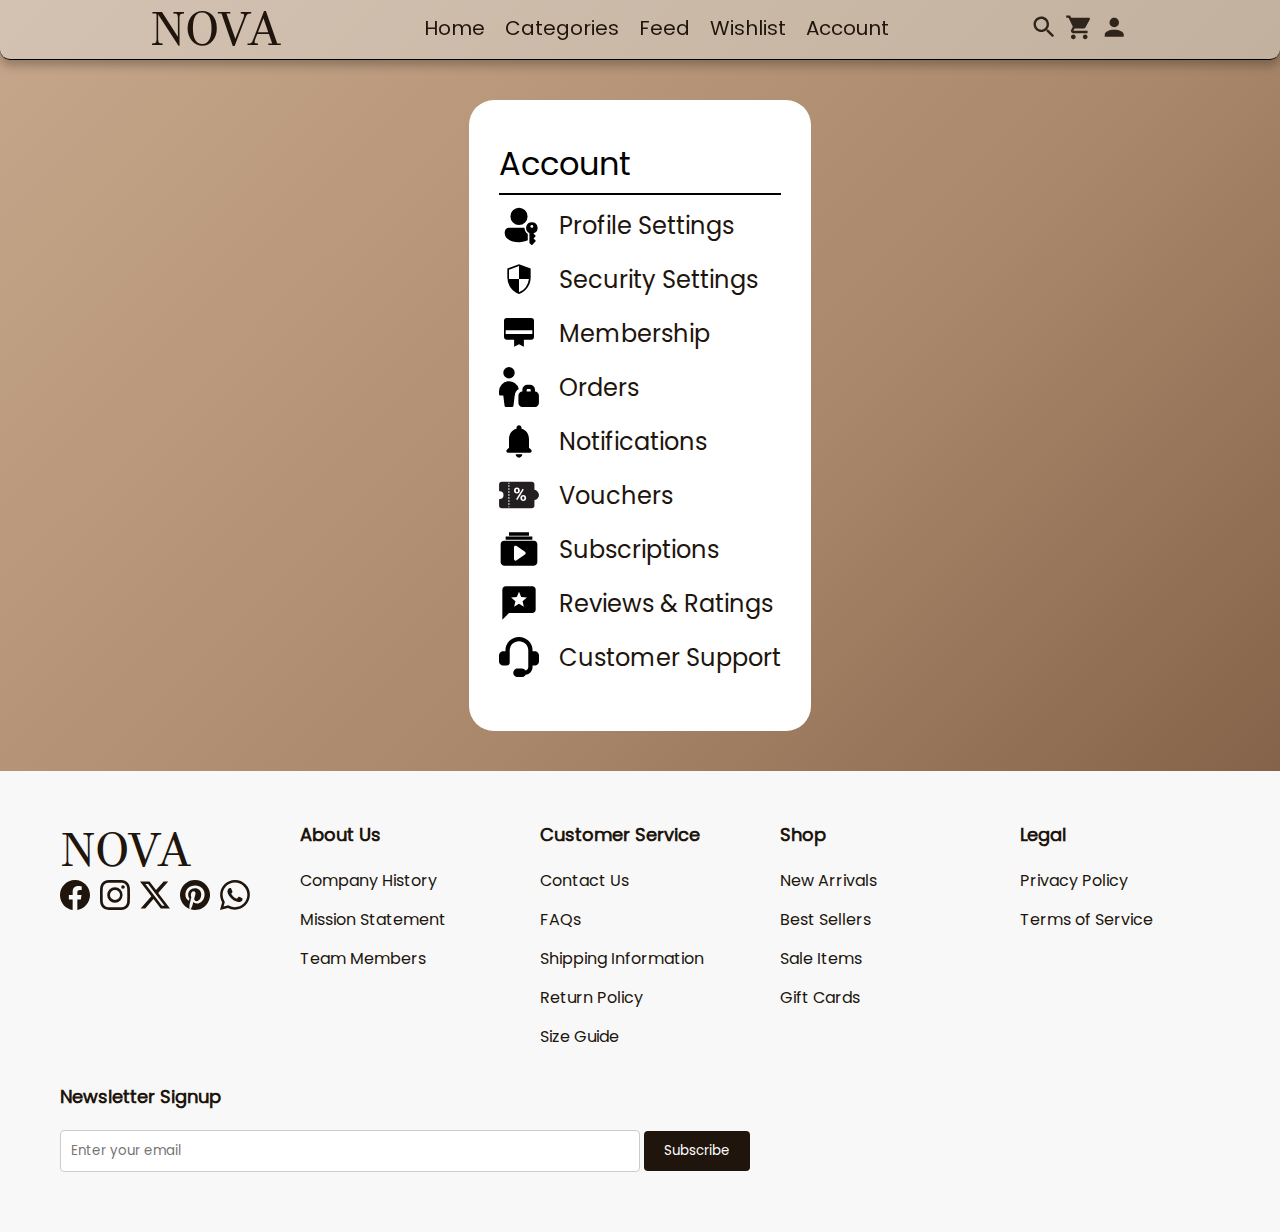
<file: account.html>
<!DOCTYPE html>
<html lang="en">
<head>
    <meta charset="UTF-8">
    <meta name="viewport" content="width=device-width, initial-scale=1.0">
    <title>Account</title>

    <link rel="stylesheet" href="https://fonts.googleapis.com/css2?family=Material+Symbols+Outlined:opsz,wght,FILL,GRAD@20..48,100..700,0..1,-50..200" />
    <link rel="stylesheet" href="index.css">

</head>
<body class="account-body">
    <section class="desktop-header" id="desktopnav">
        <div class="desktop-header-container">
            <div class="logo-container">
                <div class="logo">NOVA</div>
            </div>
            
            <nav class="desktop-navigation">
                <ul class="navigation-items-list">
                    <li class="navigation-item">
                        <a href="index.html">Home</a>
                    </li>
                    <li class="navigation-item dropdown">
                        <a href="#" class="dropdown-name">Categories</a>
                        <div class="dropdown-content">
                            <a href="mens.html">Men</a>
                            <a href="womens.html">Women</a>
                            <a href="kids.html">Kids</a>
                        </div>
                    </li>
                    <li class="navigation-item"><a href="feed.html">Feed</a></li>
                    <li class="navigation-item"><a href="wishlist.html">Wishlist</a></li>
                    <li class="navigation-item"><a href="account.html">Account</a></li>
                </ul>
            </nav>
            <div class="header-icons">
                <svg xmlns="http://www.w3.org/2000/svg" width="30" height="30" viewBox="0 0 30 30" fill="none">
                  <path d="M19.3753 17.5003H18.3878L18.0378 17.1628C19.5378 15.4128 20.3128 13.0253 19.8878 10.4878C19.3003 7.01279 16.4003 4.23779 12.9003 3.81279C7.61279 3.16279 3.16279 7.61279 3.81279 12.9003C4.23779 16.4003 7.01279 19.3003 10.4878 19.8878C13.0253 20.3128 15.4128 19.5378 17.1628 18.0378L17.5003 18.3878V19.3753L22.8128 24.6878C23.3253 25.2003 24.1628 25.2003 24.6753 24.6878C25.1878 24.1753 25.1878 23.3378 24.6753 22.8253L19.3753 17.5003ZM11.8753 17.5003C8.76279 17.5003 6.25029 14.9878 6.25029 11.8753C6.25029 8.76279 8.76279 6.25029 11.8753 6.25029C14.9878 6.25029 17.5003 8.76279 17.5003 11.8753C17.5003 14.9878 14.9878 17.5003 11.8753 17.5003Z" fill="black"/>
                </svg>
                <svg xmlns="http://www.w3.org/2000/svg" width="30" height="30" viewBox="0 0 30 30" fill="none">
                  <path d="M8.75 22.5C7.375 22.5 6.2625 23.625 6.2625 25C6.2625 26.375 7.375 27.5 8.75 27.5C10.125 27.5 11.25 26.375 11.25 25C11.25 23.625 10.125 22.5 8.75 22.5ZM1.25 2.5V5H3.75L8.25 14.4875L6.5625 17.55C6.3625 17.9 6.25 18.3125 6.25 18.75C6.25 20.125 7.375 21.25 8.75 21.25H23.75V18.75H9.275C9.1 18.75 8.9625 18.6125 8.9625 18.4375L9 18.2875L10.125 16.25H19.4375C20.375 16.25 21.2 15.7375 21.625 14.9625L26.1 6.85C26.2 6.675 26.25 6.4625 26.25 6.25C26.25 5.5625 25.6875 5 25 5H6.5125L5.3375 2.5H1.25ZM21.25 22.5C19.875 22.5 18.7625 23.625 18.7625 25C18.7625 26.375 19.875 27.5 21.25 27.5C22.625 27.5 23.75 26.375 23.75 25C23.75 23.625 22.625 22.5 21.25 22.5Z" fill="black"/>
                </svg>
                <a href="profile.html">
                    <svg xmlns="http://www.w3.org/2000/svg" width="30" height="30" viewBox="0 0 30 30" fill="none">
   <path d="M15 5C16.3261 5 17.5979 5.52678 18.5355 6.46447C19.4732 7.40215 20 8.67392 20 10C20 11.3261 19.4732 12.5979 18.5355 13.5355C17.5979 14.4732 16.3261 15 15 15C13.6739 15 12.4021 14.4732 11.4645 13.5355C10.5268 12.5979 10 11.3261 10 10C10 8.67392 10.5268 7.40215 11.4645 6.46447C12.4021 5.52678 13.6739 5 15 5ZM15 17.5C20.525 17.5 25 19.7375 25 22.5V25H5V22.5C5 19.7375 9.475 17.5 15 17.5Z" fill="black"/>
 </svg> 
 </a>
                <button class="menu-toggle" aria-label="Toggle menu">
                    <svg xmlns="http://www.w3.org/2000/svg" width="30" height="30" viewBox="0 0 30 30" fill="none">
                        <path d="M5 7H25V9H5V7ZM5 13H25V15H5V13ZM5 19H25V21H5V19Z" fill="black"/>
                    </svg>
                </button>
          </div>  
        </div>
    </section>

    <div class="account-container">
        <div class="account-wrapper">
                    <div class="account-content">
            <div class="account-title-container">
                <div class="account-title-content">Account</div>
            </div>
            <div class="account-items-list">
                <div class="account-item">
                    <div class="account-item-icon"><svg xmlns="http://www.w3.org/2000/svg" width="200" height="200" viewBox="0 0 28 28"><path fill="currentColor" d="M20.143 20.277v4.484C18.482 25.545 16.373 26 14 26c-5.79 0-10-2.567-10-6.285V19a3 3 0 0 1 3-3h10.857a5.14 5.14 0 0 0 2.286 4.277M14 2a6 6 0 1 1 0 12a6 6 0 0 1 0-12m10.143 17.834A4.002 4.002 0 0 0 23 12a4 4 0 0 0-1.714 7.615v6.687c0 .151.06.297.167.404l1.125 1.125c.23.23.605.222.825-.017l2.084-2.268a.57.57 0 0 0-.017-.79l-1.327-1.327l1.31-1.31a.57.57 0 0 0 0-.809L24.143 20zM24 15a1 1 0 1 1-2 0a1 1 0 0 1 2 0"/></svg></div>
                    <div class="account-item-description">Profile Settings</div>
                </div>
                <div class="account-item">
                    <div class="account-item-icon"><svg xmlns="http://www.w3.org/2000/svg" width="200" height="200" viewBox="0 0 24 24"><path fill="currentColor" d="M12 20.962q-3.013-.895-5.007-3.651Q5 14.554 5 11.1V5.692l7-2.615l7 2.615V11.1q0 3.454-1.993 6.21q-1.994 2.757-5.007 3.652Zm0-1.062q2.425-.75 4.05-2.962T17.95 12H12V4.144L6 6.375v5.156q0 .194.05.469H12v7.9Z"/></svg></div>
                    <div class="account-item-description">Security Settings</div>
                </div>
                <div class="account-item">
                    <div class="account-item-icon"><svg xmlns="http://www.w3.org/2000/svg" width="200" height="200" viewBox="0 0 24 24"><path fill="currentColor" d="M4.615 3h14.77q.69 0 1.152.463q.463.462.463 1.152v9.77q0 .69-.462 1.153q-.463.462-1.153.462h-4.462v4.27L12 18.807l-2.923 1.461V16H4.615q-.69 0-1.152-.462Q3 15.075 3 14.385v-9.77q0-.69.463-1.152Q3.925 3 4.615 3ZM4 12.577h16v-2.154H4v2.154Z"/></svg></div>
                    <div class="account-item-description">Membership</div>
                </div>
                <div class="account-item">
                    <div class="account-item-icon"><svg xmlns="http://www.w3.org/2000/svg" width="200" height="200" viewBox="0 0 14 14"><path fill="currentColor" fill-rule="evenodd" d="M3.5 4a2 2 0 1 0 0-4a2 2 0 0 0 0 4m2.045 6v-.03c0-.99.547-1.852 1.355-2.302A3.5 3.5 0 0 0 0 8.5v1a.5.5 0 0 0 .5.5h1l.445 3.562a.5.5 0 0 0 .496.438H4.56a.5.5 0 0 0 .496-.438L5.5 10zm4.382-2.313a.25.25 0 0 0-.25.25v.651h1.413v-.65a.25.25 0 0 0-.25-.25zm-1.75.25v.651c-.763 0-1.382.62-1.382 1.383v2.647c0 .763.619 1.382 1.382 1.382h4.412c.763 0 1.382-.619 1.382-1.382V9.97c0-.763-.618-1.382-1.381-1.382v-.65a1.75 1.75 0 0 0-1.75-1.75h-.913a1.75 1.75 0 0 0-1.75 1.75Z" clip-rule="evenodd"/></svg></div>
                    <div class="account-item-description">Orders</div>
                </div>
                <div class="account-item">
                    <div class="account-item-icon"><svg xmlns="http://www.w3.org/2000/svg" width="24" height="24" viewBox="0 0 24 24" id="notifications"><path fill="none" d="M0 0h24v24H0V0z"></path><path d="M12 22c1.1 0 2-.9 2-2h-4c0 1.1.89 2 2 2zm6-6v-5c0-3.07-1.64-5.64-4.5-6.32V4c0-.83-.67-1.5-1.5-1.5s-1.5.67-1.5 1.5v.68C7.63 5.36 6 7.92 6 11v5l-1.29 1.29c-.63.63-.19 1.71.7 1.71h13.17c.89 0 1.34-1.08.71-1.71L18 16z"></path></svg></div>
                    <div class="account-item-description">Notifications</div>
                </div>
                <div class="account-item">
                    <div class="account-item-icon"><svg xmlns="http://www.w3.org/2000/svg" viewBox="0 0 512 512" id="discount-vouchers"><g><rect width="15" height="19.4" x="118.9" y="246.46" fill="none"></rect><rect width="15" height="19.41" x="118.9" y="285.26" fill="none"></rect><rect width="15" height="19.4" x="118.9" y="207.66" fill="none"></rect><rect width="15" height="19.4" x="118.9" y="324.07" fill="none"></rect><rect width="15" height="19.4" x="118.9" y="362.87" fill="none"></rect><rect width="15" height="19.41" x="118.9" y="168.85" fill="none"></rect><rect width="15" height="10" x="118.9" y="401.67" fill="none"></rect><polygon fill="none" points="301.29 177.34 218.46 309.91 235 318.64 317.83 186.07 301.29 177.34"></polygon><path fill="none" d="M256.44 228.24q9.66-9.9 9.67-24.93v-9q0-15.13-9.67-25.1t-27.26-10q-17.37 0-27.09 10t-9.73 25v9q0 15 9.79 24.93t27.26 9.91Q246.76 238.15 256.44 228.24zm-37.75-13.57A17.47 17.47 0 0 1 215 203.31v-9a18.15 18.15 0 0 1 3.67-11.47q3.68-4.73 10.55-4.72t10.6 4.72a18 18 0 0 1 3.73 11.47v9a17.66 17.66 0 0 1-3.67 11.36q-3.68 4.61-10.43 4.6Q222.42 219.27 218.69 214.67zM310.37 254.81q-17.36 0-27.14 10t-9.79 24.93v9q0 15 9.85 25t27.32 10q17.36 0 27-9.9t9.67-25v-9q0-15-9.72-25T310.37 254.81zm14.33 43.91q0 7.35-3.26 11.71c-2.17 2.91-5.79 4.37-10.83 4.37a13.18 13.18 0 0 1-10.55-4.72 16.92 16.92 0 0 1-4-11.36v-9a18 18 0 0 1 3.67-11.35q3.67-4.72 10.66-4.72T321 278.4a17.71 17.71 0 0 1 3.73 11.35z"></path><rect width="15" height="19.4" x="118.9" y="130.05" fill="none"></rect><rect width="15" height="10" x="118.9" y="100.65" fill="none"></rect><path fill="#231f20" d="M310.37 273.68q-7 0-10.66 4.72A18 18 0 0 0 296 289.75v9a16.92 16.92 0 0 0 4 11.36 13.18 13.18 0 0 0 10.55 4.72c5 0 8.66-1.46 10.83-4.37s3.26-6.81 3.26-11.71v-9A17.71 17.71 0 0 0 321 278.4Q317.25 273.68 310.37 273.68zM239.84 214.67a17.66 17.66 0 0 0 3.67-11.36v-9a18 18 0 0 0-3.73-11.47q-3.74-4.73-10.6-4.72t-10.55 4.72A18.15 18.15 0 0 0 215 194.34v9a17.47 17.47 0 0 0 3.73 11.36q3.73 4.61 10.72 4.6Q236.16 219.27 239.84 214.67z"></path><path fill="#231f20" d="M492,209.68A66,66,0,0,0,453.4,190.3V122.76a35.68,35.68,0,0,0-35.64-35.64H36.64A35.68,35.68,0,0,0,1,122.76V199a7.5,7.5,0,0,0,7.5,7.5,49.55,49.55,0,0,1,0,99.1A7.5,7.5,0,0,0,1,313v76.19a35.68,35.68,0,0,0,35.64,35.64H417.76a35.68,35.68,0,0,0,35.64-35.64V322A66.44,66.44,0,0,0,492,209.68Zm-358.13,202h-15v-10h15Zm0-29.4h-15v-19.4h15Zm0-38.8h-15v-19.4h15Zm0-38.8h-15V285.26h15Zm0-38.81h-15v-19.4h15Zm0-38.8h-15v-19.4h15Zm0-38.8h-15V168.85h15Zm0-38.81h-15V130h15Zm0-38.8h-15v-10h15Zm58.46,92.66v-9q0-15,9.73-25t27.09-10q17.58,0,27.26,10t9.67,25.1v9q0,15-9.67,24.93t-27,9.91q-17.47,0-27.26-9.91T192.36,203.31Zm26.1,106.6,82.83-132.57,16.54,8.73L235,318.64ZM347.3,298.72q0,15.15-9.67,25t-27,9.9q-17.47,0-27.32-10t-9.85-25v-9q0-14.91,9.79-24.93t27.14-10q17.48,0,27.21,10t9.72,25Z"></path></g></svg></div>
                    <div class="account-item-description">Vouchers</div>
                </div>
                <div class="account-item">
                    <div class="account-item-icon"><svg xmlns="http://www.w3.org/2000/svg" width="24" height="24" fill="none" viewBox="0 0 24 24" id="subscription"><path fill="#000" fill-rule="evenodd" d="M1 9C1 7.89543 1.89543 7 3 7H21C22.1046 7 23 7.89543 23 9V20C23 21.1046 22.1046 22 21 22H3C1.89543 22 1 21.1046 1 20V9zM9.53819 10.113C9.86892 9.94083 10.268 9.96694 10.5735 10.1808L15.5735 13.6808C15.8408 13.8679 16 14.1737 16 14.5 16 14.8263 15.8408 15.1321 15.5735 15.3192L10.5735 18.8192C10.268 19.0331 9.86892 19.0592 9.53819 18.887 9.20746 18.7148 9 18.3729 9 18V11C9 10.6271 9.20746 10.2852 9.53819 10.113zM20 6.5H4V4.5H20V6.5zM18 4H6V2H18V4z" clip-rule="evenodd"></path></svg></div>
                    <div class="account-item-description">Subscriptions</div>
                </div>
                <div class="account-item">
                    <div class="account-item-icon"><svg width="35" height="35" viewBox="0 0 35 35" fill="none" xmlns="http://www.w3.org/2000/svg">
                        <g id="material-symbols:reviews">
                        <path id="Vector" d="M2.91699 32.0832V5.83317C2.91699 5.03109 3.20283 4.3447 3.77449 3.774C4.34616 3.20331 5.03255 2.91748 5.83366 2.9165H29.167C29.9691 2.9165 30.656 3.20234 31.2276 3.774C31.7993 4.34567 32.0846 5.03206 32.0837 5.83317V23.3332C32.0837 24.1353 31.7983 24.8221 31.2276 25.3938C30.6569 25.9655 29.97 26.2508 29.167 26.2498H8.75033L2.91699 32.0832ZM13.2347 20.7811L17.5003 18.1925L21.766 20.7811L20.6357 15.9321L24.4274 12.6509L19.4326 12.2498L17.5003 7.65609L15.568 12.2498L10.5732 12.6509L14.3649 15.9321L13.2347 20.7811Z" fill="black"/>
                        </g>
                        </svg>
                        </div>
                    <div class="account-item-description">Reviews & Ratings</div>
                </div>
                <div class="account-item">
                    <div class="account-item-icon"><svg width="35" height="35" viewBox="0 0 35 35" fill="none" xmlns="http://www.w3.org/2000/svg">
                        <path id="Vector" fill-rule="evenodd" clip-rule="evenodd" d="M17.4668 3.75119C16.4218 3.73231 15.3833 3.91971 14.4107 4.30265C13.4382 4.68559 12.5507 5.25656 11.7991 5.98288C11.0475 6.70919 10.4464 7.5766 10.0304 8.53546C9.61441 9.49432 9.39156 10.5258 9.37464 11.5709V22.5005C9.37464 23.1635 9.11126 23.7993 8.64244 24.2682C8.17362 24.737 7.53775 25.0004 6.87474 25.0004H3.74986C2.75533 25.0004 1.80154 24.6053 1.09831 23.9021C0.395073 23.1988 0 22.245 0 21.2505L0 16.2507C0 15.2562 0.395073 14.3024 1.09831 13.5992C1.80154 12.8959 2.75533 12.5009 3.74986 12.5009H5.62479V11.5259C5.6476 9.98943 5.97285 8.47252 6.58198 7.06178C7.19111 5.65104 8.07218 4.37411 9.17487 3.30392C10.2776 2.23373 11.5803 1.39125 13.0086 0.824584C14.4369 0.257919 15.9629 -0.0218248 17.4993 0.00132823C19.0358 -0.0218248 20.5618 0.257919 21.9901 0.824584C23.4184 1.39125 24.7211 2.23373 25.8238 3.30392C26.9265 4.37411 27.8076 5.65104 28.4167 7.06178C29.0258 8.47252 29.3511 9.98943 29.3739 11.5259V12.5009H31.2488C32.2433 12.5009 33.1971 12.8959 33.9004 13.5992C34.6036 14.3024 34.9987 15.2562 34.9987 16.2507V21.2505C34.9987 22.245 34.6036 23.1988 33.9004 23.9021C33.1971 24.6053 32.2433 25.0004 31.2488 25.0004H29.3739V26.2503C29.3742 27.9397 28.7525 29.57 27.6274 30.8301C26.5024 32.0903 24.9527 32.8921 23.2741 33.0826C22.9481 33.6646 22.4728 34.1491 21.8971 34.4861C21.3215 34.8232 20.6663 35.0006 19.9992 35H16.2494C15.2549 35 14.3011 34.6049 13.5978 33.9017C12.8946 33.1985 12.4995 32.2447 12.4995 31.2501C12.4995 30.2556 12.8946 29.3018 13.5978 28.5986C14.3011 27.8954 15.2549 27.5003 16.2494 27.5003H19.9992C21.3542 27.5003 22.5416 28.2178 23.1991 29.2952C23.8882 29.1368 24.5031 28.7495 24.9436 28.1964C25.384 27.6434 25.6239 26.9573 25.624 26.2503V11.5684C25.6069 10.5179 25.3817 9.48128 24.9615 8.51838C24.5412 7.55549 23.9343 6.68543 23.1758 5.95852C22.4173 5.23161 21.5222 4.66226 20.5423 4.28339C19.5624 3.90451 18.5171 3.72362 17.4668 3.75119Z" fill="black"/>
                        </svg>
                        </div>
                    <div class="account-item-description">Customer Support</div>
                </div>
            </div>
        </div>
        </div>

    </div>

    <footer style="margin-top: 40px;">
        <div class="footer-section"> 
                           <div class="footer-column">
                <div class="logo-container" >
                    <div class="logo">NOVA</div>
                </div>
                <ul style="display: flex;gap: 10px;" class="socials">
                    <li><a href="https://facebook.com" target="_blank"><svg xmlns="http://www.w3.org/2000/svg" width="16" height="16" fill="currentColor" class="bi bi-facebook" viewBox="0 0 16 16">
                        <path d="M16 8.049c0-4.446-3.582-8.05-8-8.05C3.58 0-.002 3.603-.002 8.05c0 4.017 2.926 7.347 6.75 7.951v-5.625h-2.03V8.05H6.75V6.275c0-2.017 1.195-3.131 3.022-3.131.876 0 1.791.157 1.791.157v1.98h-1.009c-.993 0-1.303.621-1.303 1.258v1.51h2.218l-.354 2.326H9.25V16c3.824-.604 6.75-3.934 6.75-7.951"/>
                      </svg></a></li>
                    <li><a href="https://instagram.com" target="_blank"><svg xmlns="http://www.w3.org/2000/svg" width="16" height="16" fill="currentColor" class="bi bi-instagram" viewBox="0 0 16 16">
                        <path d="M8 0C5.829 0 5.556.01 4.703.048 3.85.088 3.269.222 2.76.42a3.9 3.9 0 0 0-1.417.923A3.9 3.9 0 0 0 .42 2.76C.222 3.268.087 3.85.048 4.7.01 5.555 0 5.827 0 8.001c0 2.172.01 2.444.048 3.297.04.852.174 1.433.372 1.942.205.526.478.972.923 1.417.444.445.89.719 1.416.923.51.198 1.09.333 1.942.372C5.555 15.99 5.827 16 8 16s2.444-.01 3.298-.048c.851-.04 1.434-.174 1.943-.372a3.9 3.9 0 0 0 1.416-.923c.445-.445.718-.891.923-1.417.197-.509.332-1.09.372-1.942C15.99 10.445 16 10.173 16 8s-.01-2.445-.048-3.299c-.04-.851-.175-1.433-.372-1.941a3.9 3.9 0 0 0-.923-1.417A3.9 3.9 0 0 0 13.24.42c-.51-.198-1.092-.333-1.943-.372C10.443.01 10.172 0 7.998 0zm-.717 1.442h.718c2.136 0 2.389.007 3.232.046.78.035 1.204.166 1.486.275.373.145.64.319.92.599s.453.546.598.92c.11.281.24.705.275 1.485.039.843.047 1.096.047 3.231s-.008 2.389-.047 3.232c-.035.78-.166 1.203-.275 1.485a2.5 2.5 0 0 1-.599.919c-.28.28-.546.453-.92.598-.28.11-.704.24-1.485.276-.843.038-1.096.047-3.232.047s-2.39-.009-3.233-.047c-.78-.036-1.203-.166-1.485-.276a2.5 2.5 0 0 1-.92-.598 2.5 2.5 0 0 1-.6-.92c-.109-.281-.24-.705-.275-1.485-.038-.843-.046-1.096-.046-3.233s.008-2.388.046-3.231c.036-.78.166-1.204.276-1.486.145-.373.319-.64.599-.92s.546-.453.92-.598c.282-.11.705-.24 1.485-.276.738-.034 1.024-.044 2.515-.045zm4.988 1.328a.96.96 0 1 0 0 1.92.96.96 0 0 0 0-1.92m-4.27 1.122a4.109 4.109 0 1 0 0 8.217 4.109 4.109 0 0 0 0-8.217m0 1.441a2.667 2.667 0 1 1 0 5.334 2.667 2.667 0 0 1 0-5.334"/>
                      </svg></a></li>
                    <li><a href="https://twitter.com" target="_blank"><svg xmlns="http://www.w3.org/2000/svg" width="16" height="16" fill="currentColor" class="bi bi-twitter-x" viewBox="0 0 16 16">
                        <path d="M12.6.75h2.454l-5.36 6.142L16 15.25h-4.937l-3.867-5.07-4.425 5.07H.316l5.733-6.57L0 .75h5.063l3.495 4.633L12.601.75Zm-.86 13.028h1.36L4.323 2.145H2.865z"/>
                      </svg></a></li>
                    <li><a href="https://pinterest.com" target="_blank"><svg xmlns="http://www.w3.org/2000/svg" width="16" height="16" fill="currentColor" class="bi bi-pinterest" viewBox="0 0 16 16">
                        <path d="M8 0a8 8 0 0 0-2.915 15.452c-.07-.633-.134-1.606.027-2.297.146-.625.938-3.977.938-3.977s-.239-.479-.239-1.187c0-1.113.645-1.943 1.448-1.943.682 0 1.012.512 1.012 1.127 0 .686-.437 1.712-.663 2.663-.188.796.4 1.446 1.185 1.446 1.422 0 2.515-1.5 2.515-3.664 0-1.915-1.377-3.254-3.342-3.254-2.276 0-3.612 1.707-3.612 3.471 0 .688.265 1.425.595 1.826a.24.24 0 0 1 .056.23c-.061.252-.196.796-.222.907-.035.146-.116.177-.268.107-1-.465-1.624-1.926-1.624-3.1 0-2.523 1.834-4.84 5.286-4.84 2.775 0 4.932 1.977 4.932 4.62 0 2.757-1.739 4.976-4.151 4.976-.811 0-1.573-.421-1.834-.919l-.498 1.902c-.181.695-.669 1.566-.995 2.097A8 8 0 1 0 8 0"/>
                      </svg></a></li>
                    <li><a href="https://pinterest.com" target="_blank"><svg xmlns="http://www.w3.org/2000/svg" width="16" height="16" fill="currentColor" class="bi bi-whatsapp" viewBox="0 0 16 16">
                        <path d="M13.601 2.326A7.85 7.85 0 0 0 7.994 0C3.627 0 .068 3.558.064 7.926c0 1.399.366 2.76 1.057 3.965L0 16l4.204-1.102a7.9 7.9 0 0 0 3.79.965h.004c4.368 0 7.926-3.558 7.93-7.93A7.9 7.9 0 0 0 13.6 2.326zM7.994 14.521a6.6 6.6 0 0 1-3.356-.92l-.24-.144-2.494.654.666-2.433-.156-.251a6.56 6.56 0 0 1-1.007-3.505c0-3.626 2.957-6.584 6.591-6.584a6.56 6.56 0 0 1 4.66 1.931 6.56 6.56 0 0 1 1.928 4.66c-.004 3.639-2.961 6.592-6.592 6.592m3.615-4.934c-.197-.099-1.17-.578-1.353-.646-.182-.065-.315-.099-.445.099-.133.197-.513.646-.627.775-.114.133-.232.148-.43.05-.197-.1-.836-.308-1.592-.985-.59-.525-.985-1.175-1.103-1.372-.114-.198-.011-.304.088-.403.087-.088.197-.232.296-.346.1-.114.133-.198.198-.33.065-.134.034-.248-.015-.347-.05-.099-.445-1.076-.612-1.47-.16-.389-.323-.335-.445-.34-.114-.007-.247-.007-.38-.007a.73.73 0 0 0-.529.247c-.182.198-.691.677-.691 1.654s.71 1.916.81 2.049c.098.133 1.394 2.132 3.383 2.992.47.205.84.326 1.129.418.475.152.904.129 1.246.08.38-.058 1.171-.48 1.338-.943.164-.464.164-.86.114-.943-.049-.084-.182-.133-.38-.232"/>
                      </svg></a></li>
                </ul>
            </div>
            <div class="footer-column">
                <h3>About Us</h3>
                <ul>
                    <li><a href="/company-history">Company History</a></li>
                    <li><a href="/mission-statement">Mission Statement</a></li>
                    <li><a href="/team-members">Team Members</a></li>
                </ul>
            </div>
            <div class="footer-column">
                <h3>Customer Service</h3>
                <ul>
                    <li><a href="/contact-us">Contact Us</a></li>
                    <li><a href="/faqs">FAQs</a></li>
                    <li><a href="/shipping-information">Shipping Information</a></li>
                    <li><a href="/return-policy">Return Policy</a></li>
                    <li><a href="/size-guide">Size Guide</a></li>
                </ul>
            </div>
            <div class="footer-column">
                <h3>Shop</h3>
                <ul>
                    <li><a href="/new-arrivals">New Arrivals</a></li>
                    <li><a href="/best-sellers">Best Sellers</a></li>
                    <li><a href="/sale-items">Sale Items</a></li>
                    <li><a href="/gift-cards">Gift Cards</a></li>
                </ul>
            </div>

            <div class="footer-column">
                <h3>Legal</h3>
                <ul>
                    <li><a href="/privacy-policy">Privacy Policy</a></li>
                    <li><a href="/terms-of-service">Terms of Service</a></li>
                </ul>
            </div>
            <div class="footer-column newsletter">
                <h3>Newsletter Signup</h3>
                <form action="/subscribe" method="POST">
                    <input type="email" name="email" placeholder="Enter your email" required>
                    <button type="submit">Subscribe</button>
                </form>
            </div>
        </div>
    </footer>

    <script src="index.js"></script>
</body>
</html>
</file>
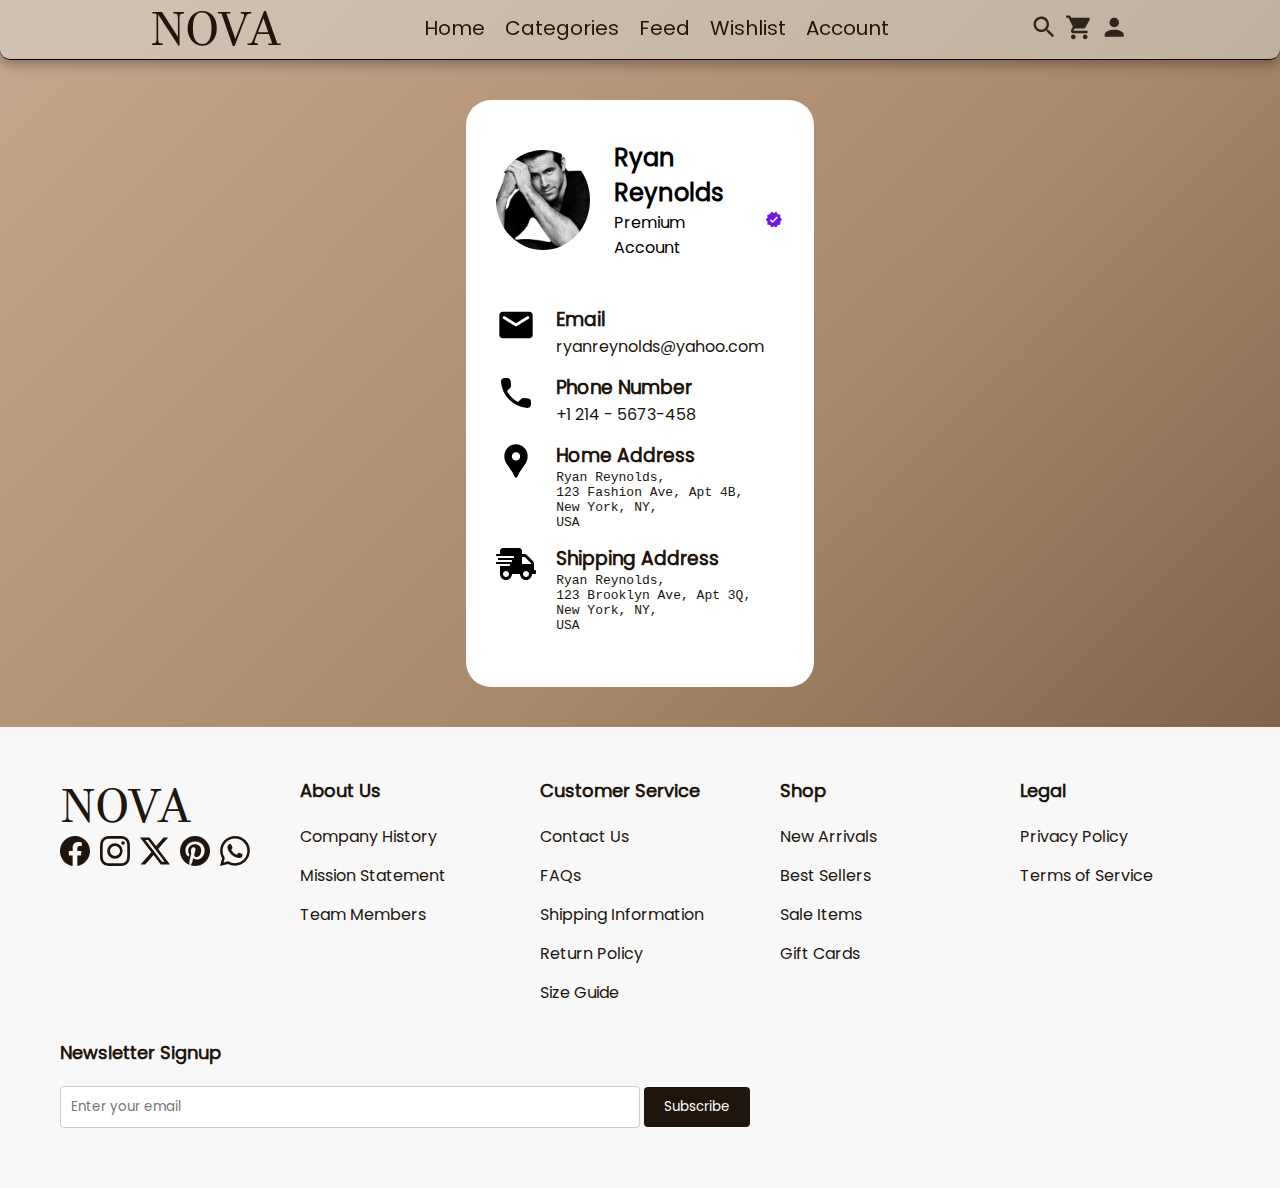
<file: profile.html>
<!DOCTYPE html>
<html lang="en">
<head>
    <meta charset="UTF-8">
    <meta name="viewport" content="width=device-width, initial-scale=1.0">
    <title>Profile</title>

    <link rel="stylesheet" href="https://fonts.googleapis.com/css2?family=Material+Symbols+Outlined:opsz,wght,FILL,GRAD@20..48,100..700,0..1,-50..200" />
    <link rel="stylesheet" href="index.css">


</head>
<body class="profile-body">
    <section class="desktop-header" id="desktopnav">
        <div class="desktop-header-container">
            <div class="logo-container">
                <div class="logo">NOVA</div>
            </div>
            
            <nav class="desktop-navigation">
                <ul class="navigation-items-list">
                    <li class="navigation-item">
                        <a href="index.html">Home</a>
                    </li>
                    <li class="navigation-item dropdown">
                        <a href="#" class="dropdown-name">Categories</a>
                        <div class="dropdown-content">
                            <a href="mens.html">Men</a>
                            <a href="womens.html">Women</a>
                            <a href="kids.html">Kids</a>
                        </div>
                    </li>
                    <li class="navigation-item"><a href="feed.html">Feed</a></li>
                    <li class="navigation-item"><a href="wishlist.html">Wishlist</a></li>
                    <li class="navigation-item"><a href="account.html">Account</a></li>
                </ul>
            </nav>
            <div class="header-icons">
                <svg xmlns="http://www.w3.org/2000/svg" width="30" height="30" viewBox="0 0 30 30" fill="none">
                  <path d="M19.3753 17.5003H18.3878L18.0378 17.1628C19.5378 15.4128 20.3128 13.0253 19.8878 10.4878C19.3003 7.01279 16.4003 4.23779 12.9003 3.81279C7.61279 3.16279 3.16279 7.61279 3.81279 12.9003C4.23779 16.4003 7.01279 19.3003 10.4878 19.8878C13.0253 20.3128 15.4128 19.5378 17.1628 18.0378L17.5003 18.3878V19.3753L22.8128 24.6878C23.3253 25.2003 24.1628 25.2003 24.6753 24.6878C25.1878 24.1753 25.1878 23.3378 24.6753 22.8253L19.3753 17.5003ZM11.8753 17.5003C8.76279 17.5003 6.25029 14.9878 6.25029 11.8753C6.25029 8.76279 8.76279 6.25029 11.8753 6.25029C14.9878 6.25029 17.5003 8.76279 17.5003 11.8753C17.5003 14.9878 14.9878 17.5003 11.8753 17.5003Z" fill="black"/>
                </svg>
                <svg xmlns="http://www.w3.org/2000/svg" width="30" height="30" viewBox="0 0 30 30" fill="none">
                  <path d="M8.75 22.5C7.375 22.5 6.2625 23.625 6.2625 25C6.2625 26.375 7.375 27.5 8.75 27.5C10.125 27.5 11.25 26.375 11.25 25C11.25 23.625 10.125 22.5 8.75 22.5ZM1.25 2.5V5H3.75L8.25 14.4875L6.5625 17.55C6.3625 17.9 6.25 18.3125 6.25 18.75C6.25 20.125 7.375 21.25 8.75 21.25H23.75V18.75H9.275C9.1 18.75 8.9625 18.6125 8.9625 18.4375L9 18.2875L10.125 16.25H19.4375C20.375 16.25 21.2 15.7375 21.625 14.9625L26.1 6.85C26.2 6.675 26.25 6.4625 26.25 6.25C26.25 5.5625 25.6875 5 25 5H6.5125L5.3375 2.5H1.25ZM21.25 22.5C19.875 22.5 18.7625 23.625 18.7625 25C18.7625 26.375 19.875 27.5 21.25 27.5C22.625 27.5 23.75 26.375 23.75 25C23.75 23.625 22.625 22.5 21.25 22.5Z" fill="black"/>
                </svg>
                <a href="profile.html">
                                   <svg xmlns="http://www.w3.org/2000/svg" width="30" height="30" viewBox="0 0 30 30" fill="none">
                  <path d="M15 5C16.3261 5 17.5979 5.52678 18.5355 6.46447C19.4732 7.40215 20 8.67392 20 10C20 11.3261 19.4732 12.5979 18.5355 13.5355C17.5979 14.4732 16.3261 15 15 15C13.6739 15 12.4021 14.4732 11.4645 13.5355C10.5268 12.5979 10 11.3261 10 10C10 8.67392 10.5268 7.40215 11.4645 6.46447C12.4021 5.52678 13.6739 5 15 5ZM15 17.5C20.525 17.5 25 19.7375 25 22.5V25H5V22.5C5 19.7375 9.475 17.5 15 17.5Z" fill="black"/>
                </svg> 
                </a>

                <button class="menu-toggle" aria-label="Toggle menu">
                    <svg xmlns="http://www.w3.org/2000/svg" width="30" height="30" viewBox="0 0 30 30" fill="none">
                        <path d="M5 7H25V9H5V7ZM5 13H25V15H5V13ZM5 19H25V21H5V19Z" fill="black"/>
                    </svg>
                </button>
          </div>  
        </div>
    </section>

    <div class="profile-container">
        <div class="profile-wrapper">
                    <div class="profile-content">

                       
            <div class="profile-title-container">
                 <div class="user-icon-container">
                            <img src="images_profile/ryan.jfif" alt="" class="user-icon">
                        </div>
                <div class="username-container">
                    <h2>Ryan Reynolds</h2>
                    <span class="user-type">
                                            <p>Premium Account</p>
                    <svg width="20" height="20" viewBox="0 0 20 20" fill="none" xmlns="http://www.w3.org/2000/svg">
                        <path d="M18.3508 9.57434L16.4041 7.3483L16.6753 4.40419L13.795 3.74994L12.2871 1.19678L9.57435 2.36166L6.86161 1.19678L5.35365 3.74196L2.47336 4.38823L2.74464 7.34032L0.797852 9.57434L2.74464 11.8004L2.47336 14.7525L5.35365 15.4067L6.86161 17.9519L9.57435 16.779L12.2871 17.9439L13.795 15.3987L16.6753 14.7445L16.4041 11.8004L18.3508 9.57434ZM7.48394 12.7738L5.58503 10.8589C5.27386 10.5477 5.27386 10.0451 5.58503 9.73391L5.64088 9.67806C5.95205 9.3669 6.46268 9.3669 6.77385 9.67806L8.05841 10.9706L12.1674 6.85363C12.4786 6.54246 12.9892 6.54246 13.3004 6.85363L13.3562 6.90948C13.6674 7.22064 13.6674 7.7233 13.3562 8.03446L8.63287 12.7738C8.30574 13.0849 7.80309 13.0849 7.48394 12.7738Z" fill="#7314ED"/>
                        </svg> 
                    </span>

                </div>
            </div>
            <div class="profile-items-list">
                <div class="profile-item">
                    <div class="profile-item-icon"><svg width="35" height="35" viewBox="0 0 35 35" fill="none" xmlns="http://www.w3.org/2000/svg">
                        <path d="M29.167 5.8335H5.83366C4.22949 5.8335 2.93158 7.146 2.93158 8.75016L2.91699 26.2502C2.91699 27.8543 4.22949 29.1668 5.83366 29.1668H29.167C30.7712 29.1668 32.0837 27.8543 32.0837 26.2502V8.75016C32.0837 7.146 30.7712 5.8335 29.167 5.8335ZM28.5837 12.0314L18.2732 18.4772C17.8066 18.7689 17.1941 18.7689 16.7274 18.4772L6.41699 12.0314C6.05241 11.7981 5.83366 11.4043 5.83366 10.9814C5.83366 10.0043 6.89824 9.421 7.72949 9.93141L17.5003 16.0418L27.2712 9.93141C28.1024 9.421 29.167 10.0043 29.167 10.9814C29.167 11.4043 28.9482 11.7981 28.5837 12.0314Z" fill="black"/>
                        </svg>
                        </div>
                    <div class="profile-item-description">
                        <h3>Email</h3>
                        <span>ryanreynolds@yahoo.com</span>
                    </div>

                </div>
                <div class="profile-item">
                    <div class="profile-item-icon"><svg width="35" height="35" viewBox="0 0 35 35" fill="none" xmlns="http://www.w3.org/2000/svg">
                        <g id="&#240;&#159;&#166;&#134; icon &#34;phone&#34;">
                        <path id="Vector" d="M28.0444 22.2537L24.3403 21.8308C23.4507 21.7287 22.5757 22.035 21.9486 22.6621L19.2653 25.3454C15.1382 23.2454 11.7548 19.8767 9.65484 15.735L12.3528 13.0371C12.9798 12.41 13.2861 11.535 13.184 10.6454L12.7611 6.97041C12.5861 5.49749 11.3465 4.38916 9.859 4.38916H7.33609C5.68817 4.38916 4.31734 5.75999 4.41942 7.40791C5.19234 19.8621 15.1528 29.8079 27.5923 30.5808C29.2403 30.6829 30.6111 29.3121 30.6111 27.6642V25.1412C30.6257 23.6683 29.5173 22.4287 28.0444 22.2537Z" fill="black"/>
                        </g>
                        </svg>
                        </div>
                    <div class="profile-item-description">
                        <h3>Phone Number</h3>
                        <span>+1 214 - 5673-458</span>
                    </div>

                </div>
                <div class="profile-item">
                    <div class="profile-item-icon"><svg width="35" height="35" viewBox="0 0 35 35" fill="none" xmlns="http://www.w3.org/2000/svg">
                        <g id="&#240;&#159;&#166;&#134; icon &#34;location pin&#34;">
                        <path id="Vector" d="M17.5003 2.9165C11.8566 2.9165 7.29199 7.48109 7.29199 13.1248C7.29199 15.6623 8.02116 18.0394 9.34824 20.1832C10.7337 22.429 12.5566 24.354 13.9566 26.5998C14.642 27.6936 15.1378 28.7144 15.6628 29.8957C16.042 30.6978 16.3482 32.0832 17.5003 32.0832C18.6524 32.0832 18.9587 30.6978 19.3232 29.8957C19.8628 28.7144 20.3441 27.6936 21.0295 26.5998C22.4295 24.3686 24.2524 22.4436 25.6378 20.1832C26.9795 18.0394 27.7087 15.6623 27.7087 13.1248C27.7087 7.48109 23.1441 2.9165 17.5003 2.9165ZM17.5003 17.1353C15.4878 17.1353 13.8545 15.5019 13.8545 13.4894C13.8545 11.4769 15.4878 9.84359 17.5003 9.84359C19.5128 9.84359 21.1462 11.4769 21.1462 13.4894C21.1462 15.5019 19.5128 17.1353 17.5003 17.1353Z" fill="black"/>
                        </g>
                        </svg>
                        </div>
                    <div class="profile-item-description">
                        <h3>Home Address</h3>
                        <pre>Ryan Reynolds,
123 Fashion Ave, Apt 4B,
New York, NY,
USA</pre>
                    </div>

                </div>
                <div class="profile-item">
                    <div class="profile-item-icon"><svg width="35" height="28" viewBox="0 0 35 28" fill="none" xmlns="http://www.w3.org/2000/svg">
                        <path id="Vector" d="M34.125 19.25H33.25V13.3383C33.25 12.6437 32.9711 11.9766 32.4789 11.4844L27.0156 6.02109C26.5234 5.52891 25.8562 5.25 25.1617 5.25H22.75V2.625C22.75 1.17578 21.5742 0 20.125 0H6.125C4.67578 0 3.5 1.17578 3.5 2.625V5.25H0.4375C0.196875 5.25 0 5.44688 0 5.6875V6.5625C0 6.80312 0.196875 7 0.4375 7H15.3125C15.5531 7 15.75 7.19688 15.75 7.4375V8.3125C15.75 8.55313 15.5531 8.75 15.3125 8.75H2.1875C1.94687 8.75 1.75 8.94687 1.75 9.1875V10.0625C1.75 10.3031 1.94687 10.5 2.1875 10.5H13.5625C13.8031 10.5 14 10.6969 14 10.9375V11.8125C14 12.0531 13.8031 12.25 13.5625 12.25H0.4375C0.196875 12.25 0 12.4469 0 12.6875V13.5625C0 13.8031 0.196875 14 0.4375 14H11.8125C12.0531 14 12.25 14.1969 12.25 14.4375V15.3125C12.25 15.5531 12.0531 15.75 11.8125 15.75H3.5V22.75C3.5 25.6484 5.85156 28 8.75 28C11.6484 28 14 25.6484 14 22.75H21C21 25.6484 23.3516 28 26.25 28C29.1484 28 31.5 25.6484 31.5 22.75H34.125C34.6063 22.75 35 22.3563 35 21.875V20.125C35 19.6437 34.6063 19.25 34.125 19.25ZM8.75 25.375C7.30078 25.375 6.125 24.1992 6.125 22.75C6.125 21.3008 7.30078 20.125 8.75 20.125C10.1992 20.125 11.375 21.3008 11.375 22.75C11.375 24.1992 10.1992 25.375 8.75 25.375ZM26.25 25.375C24.8008 25.375 23.625 24.1992 23.625 22.75C23.625 21.3008 24.8008 20.125 26.25 20.125C27.6992 20.125 28.875 21.3008 28.875 22.75C28.875 24.1992 27.6992 25.375 26.25 25.375ZM30.625 14H22.75V7.875H25.1617L30.625 13.3383V14Z" fill="black"/>
                        </svg>
                        </div>
                    <div class="profile-item-description">
                        <h3>Shipping Address</h3>
                        <pre>Ryan Reynolds,
123 Brooklyn Ave, Apt 3Q,
New York, NY,
USA</pre>
                    </div>

                </div>
               
            </div>
        </div>
        </div>

    </div>

    <footer style="margin-top: 40px;">
        <div class="footer-section"> 
                           <div class="footer-column">
                <div class="logo-container" >
                    <div class="logo">NOVA</div>
                </div>
                <ul style="display: flex;gap: 10px;" class="socials">
                    <li><a href="https://facebook.com" target="_blank"><svg xmlns="http://www.w3.org/2000/svg" width="16" height="16" fill="currentColor" class="bi bi-facebook" viewBox="0 0 16 16">
                        <path d="M16 8.049c0-4.446-3.582-8.05-8-8.05C3.58 0-.002 3.603-.002 8.05c0 4.017 2.926 7.347 6.75 7.951v-5.625h-2.03V8.05H6.75V6.275c0-2.017 1.195-3.131 3.022-3.131.876 0 1.791.157 1.791.157v1.98h-1.009c-.993 0-1.303.621-1.303 1.258v1.51h2.218l-.354 2.326H9.25V16c3.824-.604 6.75-3.934 6.75-7.951"/>
                      </svg></a></li>
                    <li><a href="https://instagram.com" target="_blank"><svg xmlns="http://www.w3.org/2000/svg" width="16" height="16" fill="currentColor" class="bi bi-instagram" viewBox="0 0 16 16">
                        <path d="M8 0C5.829 0 5.556.01 4.703.048 3.85.088 3.269.222 2.76.42a3.9 3.9 0 0 0-1.417.923A3.9 3.9 0 0 0 .42 2.76C.222 3.268.087 3.85.048 4.7.01 5.555 0 5.827 0 8.001c0 2.172.01 2.444.048 3.297.04.852.174 1.433.372 1.942.205.526.478.972.923 1.417.444.445.89.719 1.416.923.51.198 1.09.333 1.942.372C5.555 15.99 5.827 16 8 16s2.444-.01 3.298-.048c.851-.04 1.434-.174 1.943-.372a3.9 3.9 0 0 0 1.416-.923c.445-.445.718-.891.923-1.417.197-.509.332-1.09.372-1.942C15.99 10.445 16 10.173 16 8s-.01-2.445-.048-3.299c-.04-.851-.175-1.433-.372-1.941a3.9 3.9 0 0 0-.923-1.417A3.9 3.9 0 0 0 13.24.42c-.51-.198-1.092-.333-1.943-.372C10.443.01 10.172 0 7.998 0zm-.717 1.442h.718c2.136 0 2.389.007 3.232.046.78.035 1.204.166 1.486.275.373.145.64.319.92.599s.453.546.598.92c.11.281.24.705.275 1.485.039.843.047 1.096.047 3.231s-.008 2.389-.047 3.232c-.035.78-.166 1.203-.275 1.485a2.5 2.5 0 0 1-.599.919c-.28.28-.546.453-.92.598-.28.11-.704.24-1.485.276-.843.038-1.096.047-3.232.047s-2.39-.009-3.233-.047c-.78-.036-1.203-.166-1.485-.276a2.5 2.5 0 0 1-.92-.598 2.5 2.5 0 0 1-.6-.92c-.109-.281-.24-.705-.275-1.485-.038-.843-.046-1.096-.046-3.233s.008-2.388.046-3.231c.036-.78.166-1.204.276-1.486.145-.373.319-.64.599-.92s.546-.453.92-.598c.282-.11.705-.24 1.485-.276.738-.034 1.024-.044 2.515-.045zm4.988 1.328a.96.96 0 1 0 0 1.92.96.96 0 0 0 0-1.92m-4.27 1.122a4.109 4.109 0 1 0 0 8.217 4.109 4.109 0 0 0 0-8.217m0 1.441a2.667 2.667 0 1 1 0 5.334 2.667 2.667 0 0 1 0-5.334"/>
                      </svg></a></li>
                    <li><a href="https://twitter.com" target="_blank"><svg xmlns="http://www.w3.org/2000/svg" width="16" height="16" fill="currentColor" class="bi bi-twitter-x" viewBox="0 0 16 16">
                        <path d="M12.6.75h2.454l-5.36 6.142L16 15.25h-4.937l-3.867-5.07-4.425 5.07H.316l5.733-6.57L0 .75h5.063l3.495 4.633L12.601.75Zm-.86 13.028h1.36L4.323 2.145H2.865z"/>
                      </svg></a></li>
                    <li><a href="https://pinterest.com" target="_blank"><svg xmlns="http://www.w3.org/2000/svg" width="16" height="16" fill="currentColor" class="bi bi-pinterest" viewBox="0 0 16 16">
                        <path d="M8 0a8 8 0 0 0-2.915 15.452c-.07-.633-.134-1.606.027-2.297.146-.625.938-3.977.938-3.977s-.239-.479-.239-1.187c0-1.113.645-1.943 1.448-1.943.682 0 1.012.512 1.012 1.127 0 .686-.437 1.712-.663 2.663-.188.796.4 1.446 1.185 1.446 1.422 0 2.515-1.5 2.515-3.664 0-1.915-1.377-3.254-3.342-3.254-2.276 0-3.612 1.707-3.612 3.471 0 .688.265 1.425.595 1.826a.24.24 0 0 1 .056.23c-.061.252-.196.796-.222.907-.035.146-.116.177-.268.107-1-.465-1.624-1.926-1.624-3.1 0-2.523 1.834-4.84 5.286-4.84 2.775 0 4.932 1.977 4.932 4.62 0 2.757-1.739 4.976-4.151 4.976-.811 0-1.573-.421-1.834-.919l-.498 1.902c-.181.695-.669 1.566-.995 2.097A8 8 0 1 0 8 0"/>
                      </svg></a></li>
                    <li><a href="https://pinterest.com" target="_blank"><svg xmlns="http://www.w3.org/2000/svg" width="16" height="16" fill="currentColor" class="bi bi-whatsapp" viewBox="0 0 16 16">
                        <path d="M13.601 2.326A7.85 7.85 0 0 0 7.994 0C3.627 0 .068 3.558.064 7.926c0 1.399.366 2.76 1.057 3.965L0 16l4.204-1.102a7.9 7.9 0 0 0 3.79.965h.004c4.368 0 7.926-3.558 7.93-7.93A7.9 7.9 0 0 0 13.6 2.326zM7.994 14.521a6.6 6.6 0 0 1-3.356-.92l-.24-.144-2.494.654.666-2.433-.156-.251a6.56 6.56 0 0 1-1.007-3.505c0-3.626 2.957-6.584 6.591-6.584a6.56 6.56 0 0 1 4.66 1.931 6.56 6.56 0 0 1 1.928 4.66c-.004 3.639-2.961 6.592-6.592 6.592m3.615-4.934c-.197-.099-1.17-.578-1.353-.646-.182-.065-.315-.099-.445.099-.133.197-.513.646-.627.775-.114.133-.232.148-.43.05-.197-.1-.836-.308-1.592-.985-.59-.525-.985-1.175-1.103-1.372-.114-.198-.011-.304.088-.403.087-.088.197-.232.296-.346.1-.114.133-.198.198-.33.065-.134.034-.248-.015-.347-.05-.099-.445-1.076-.612-1.47-.16-.389-.323-.335-.445-.34-.114-.007-.247-.007-.38-.007a.73.73 0 0 0-.529.247c-.182.198-.691.677-.691 1.654s.71 1.916.81 2.049c.098.133 1.394 2.132 3.383 2.992.47.205.84.326 1.129.418.475.152.904.129 1.246.08.38-.058 1.171-.48 1.338-.943.164-.464.164-.86.114-.943-.049-.084-.182-.133-.38-.232"/>
                      </svg></a></li>
                </ul>
            </div>
            <div class="footer-column">
                <h3>About Us</h3>
                <ul>
                    <li><a href="/company-history">Company History</a></li>
                    <li><a href="/mission-statement">Mission Statement</a></li>
                    <li><a href="/team-members">Team Members</a></li>
                </ul>
            </div>
            <div class="footer-column">
                <h3>Customer Service</h3>
                <ul>
                    <li><a href="/contact-us">Contact Us</a></li>
                    <li><a href="/faqs">FAQs</a></li>
                    <li><a href="/shipping-information">Shipping Information</a></li>
                    <li><a href="/return-policy">Return Policy</a></li>
                    <li><a href="/size-guide">Size Guide</a></li>
                </ul>
            </div>
            <div class="footer-column">
                <h3>Shop</h3>
                <ul>
                    <li><a href="/new-arrivals">New Arrivals</a></li>
                    <li><a href="/best-sellers">Best Sellers</a></li>
                    <li><a href="/sale-items">Sale Items</a></li>
                    <li><a href="/gift-cards">Gift Cards</a></li>
                </ul>
            </div>

            <div class="footer-column">
                <h3>Legal</h3>
                <ul>
                    <li><a href="/privacy-policy">Privacy Policy</a></li>
                    <li><a href="/terms-of-service">Terms of Service</a></li>
                </ul>
            </div>
            <div class="footer-column newsletter">
                <h3>Newsletter Signup</h3>
                <form action="/subscribe" method="POST">
                    <input type="email" name="email" placeholder="Enter your email" required>
                    <button type="submit">Subscribe</button>
                </form>
            </div>
        </div>
    </footer>

    <script src="index.js"></script>
</body>
</html>
</file>
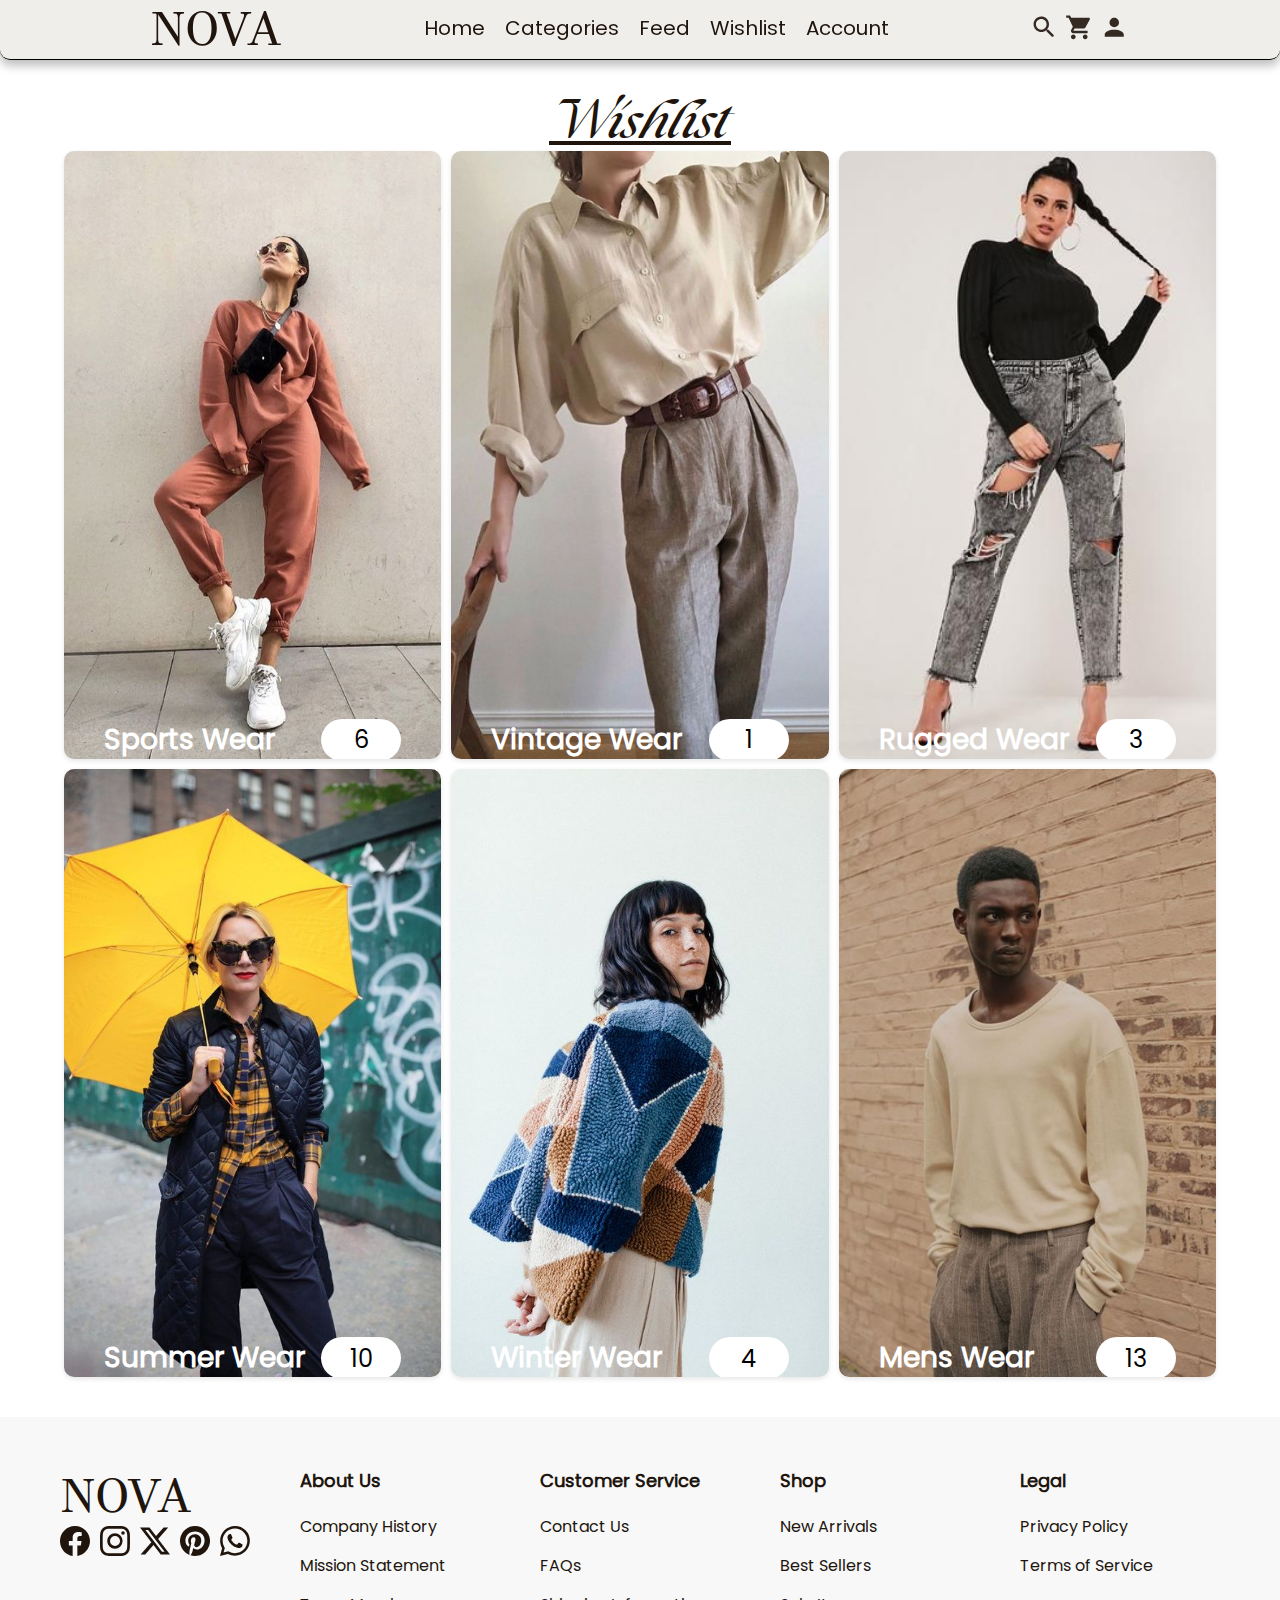
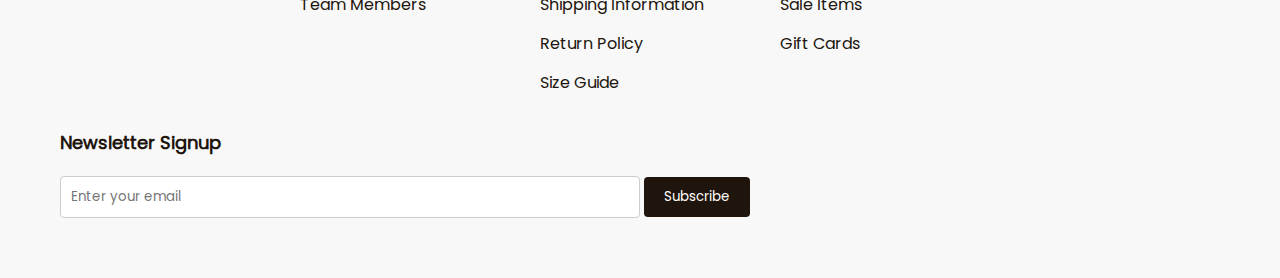
<file: wishlist.html>
<!DOCTYPE html>
<html lang="en">
<head>
  <meta charset="UTF-8">
  <meta name="viewport" content="width=device-width, initial-scale=1.0">
  <title>Wishlist</title>

  <link rel="stylesheet" href="index.css">


  <style>

    .grid {
      display: grid;
      grid-template-columns: repeat(3,1fr);
      gap: 10px;
      width: 90%;
      max-width: 1200px;
      margin: 0 auto;
    }
    @media (max-width: 468px) {
      .grid{
        display: block;
      }
}

    .grid-item {
      /* break-inside: avoid; */
      overflow: hidden;
      height: auto;
      border-radius: 10px;
      box-shadow: 0 2px 5px rgba(0, 0, 0, 0.1);
    }

    .grid-item img {
      width: 100%;
      height: 100%;
      display: block;
      object-fit: cover;
    }
    .wish-main-content{
      position: relative;
      padding-top: 100px;
    }
    .grid-item-desc{
      position: relative;
      bottom: 40px;
      display: flex;
      justify-content: space-between;
      margin: 0 40px;
      font-size: 24px;
      font-family: 'Poppins';
    }
    .grid-item-desc span{
      background-color: #fff;
      border-radius: 99px;
      width: 80px;
      display: flex;
      align-items: center;
      justify-content: center;
    }
    .grid-item-desc h3{
      color: #fff;
      font-weight: 700;
    }
  </style>

</head>
<body>
  <div class="l-header">
    <section class="desktop-header" id="desktopnav">
      <div class="desktop-header-container">
          <div class="logo-container">
              <div class="logo">NOVA</div>
          </div>
          
          <nav class="desktop-navigation">
              <ul class="navigation-items-list">
                  <li class="navigation-item">
                      <a href="index.html">Home</a>
                  </li>
                  <li class="navigation-item dropdown">
                      <a href="#" class="dropdown-name">Categories</a>
                      <div class="dropdown-content">
                          <a href="mens.html">Men</a>
                          <a href="womens.html">Women</a>
                          <a href="kids.html">Kids</a>
                      </div>
                  </li>
                  <li class="navigation-item"><a href="feed.html">Feed</a></li>
                  <li class="navigation-item"><a href="wishlist.html">Wishlist</a></li>
                  <li class="navigation-item"><a href="account.html">Account</a></li>
              </ul>
          </nav>
          <div class="header-icons">
              <svg xmlns="http://www.w3.org/2000/svg" width="30" height="30" viewBox="0 0 30 30" fill="none">
                <path d="M19.3753 17.5003H18.3878L18.0378 17.1628C19.5378 15.4128 20.3128 13.0253 19.8878 10.4878C19.3003 7.01279 16.4003 4.23779 12.9003 3.81279C7.61279 3.16279 3.16279 7.61279 3.81279 12.9003C4.23779 16.4003 7.01279 19.3003 10.4878 19.8878C13.0253 20.3128 15.4128 19.5378 17.1628 18.0378L17.5003 18.3878V19.3753L22.8128 24.6878C23.3253 25.2003 24.1628 25.2003 24.6753 24.6878C25.1878 24.1753 25.1878 23.3378 24.6753 22.8253L19.3753 17.5003ZM11.8753 17.5003C8.76279 17.5003 6.25029 14.9878 6.25029 11.8753C6.25029 8.76279 8.76279 6.25029 11.8753 6.25029C14.9878 6.25029 17.5003 8.76279 17.5003 11.8753C17.5003 14.9878 14.9878 17.5003 11.8753 17.5003Z" fill="black"/>
              </svg>
              <svg xmlns="http://www.w3.org/2000/svg" width="30" height="30" viewBox="0 0 30 30" fill="none">
                <path d="M8.75 22.5C7.375 22.5 6.2625 23.625 6.2625 25C6.2625 26.375 7.375 27.5 8.75 27.5C10.125 27.5 11.25 26.375 11.25 25C11.25 23.625 10.125 22.5 8.75 22.5ZM1.25 2.5V5H3.75L8.25 14.4875L6.5625 17.55C6.3625 17.9 6.25 18.3125 6.25 18.75C6.25 20.125 7.375 21.25 8.75 21.25H23.75V18.75H9.275C9.1 18.75 8.9625 18.6125 8.9625 18.4375L9 18.2875L10.125 16.25H19.4375C20.375 16.25 21.2 15.7375 21.625 14.9625L26.1 6.85C26.2 6.675 26.25 6.4625 26.25 6.25C26.25 5.5625 25.6875 5 25 5H6.5125L5.3375 2.5H1.25ZM21.25 22.5C19.875 22.5 18.7625 23.625 18.7625 25C18.7625 26.375 19.875 27.5 21.25 27.5C22.625 27.5 23.75 26.375 23.75 25C23.75 23.625 22.625 22.5 21.25 22.5Z" fill="black"/>
              </svg>
              <a href="profile.html">
                <svg xmlns="http://www.w3.org/2000/svg" width="30" height="30" viewBox="0 0 30 30" fill="none">
<path d="M15 5C16.3261 5 17.5979 5.52678 18.5355 6.46447C19.4732 7.40215 20 8.67392 20 10C20 11.3261 19.4732 12.5979 18.5355 13.5355C17.5979 14.4732 16.3261 15 15 15C13.6739 15 12.4021 14.4732 11.4645 13.5355C10.5268 12.5979 10 11.3261 10 10C10 8.67392 10.5268 7.40215 11.4645 6.46447C12.4021 5.52678 13.6739 5 15 5ZM15 17.5C20.525 17.5 25 19.7375 25 22.5V25H5V22.5C5 19.7375 9.475 17.5 15 17.5Z" fill="black"/>
</svg> 
</a>
              <button class="menu-toggle" aria-label="Toggle menu">
                  <svg xmlns="http://www.w3.org/2000/svg" width="30" height="30" viewBox="0 0 30 30" fill="none">
                      <path d="M5 7H25V9H5V7ZM5 13H25V15H5V13ZM5 19H25V21H5V19Z" fill="black"/>
                  </svg>
              </button>
        </div>  
      </div>
  </section>
  </div>

  <div class="wish-main-content">
      <div class="collection-title-container">
    <div class="collection-title">Wishlist</div>
</div>
  <div class="grid">
    <div class="grid-item" >
      <img src="images_wishlist/wish1.jpg"  alt="Fashion Image 1" >
      <div class="grid-item-desc">
        <h3>Sports Wear</h3>
        <span>6</span>
      </div>
    </div>
    <div class="grid-item">
      <img src="images_wishlist/wish2.jpg" alt="Fashion Image 2">
      <div class="grid-item-desc">
        <h3>Vintage Wear</h3>
        <span>1</span>
      </div>
    </div>

    <div class="grid-item">
      <img src="images_wishlist/wish6.jpg" alt="Fashion Image 5">
      <div class="grid-item-desc">
        <h3>Rugged Wear</h3>
        <span>3</span>
      </div>
    </div>
    <div class="grid-item">
        <img src="images_wishlist/wish7.jpg" alt="Fashion Image 1">
        <div class="grid-item-desc">
          <h3>Summer Wear</h3>
          <span>10</span>
        </div>
      </div>
      <div class="grid-item">
        <img src="images_wishlist/wish8.jpg" alt="Fashion Image 2">
        <div class="grid-item-desc">
          <h3>Winter Wear</h3>
          <span>4</span>
        </div>
      </div>
      <div class="grid-item">
        <img src="images_wishlist/wish9.jpg" alt="Fashion Image 3">
        <div class="grid-item-desc">
          <h3>Mens Wear</h3>
          <span>13</span>
        </div>
      </div>

    <!-- Add more items as needed -->
  </div>
  </div>

  <footer style="margin-top: 40px;">
    <div class="footer-section"> 
                       <div class="footer-column">
            <div class="logo-container" >
                <div class="logo">NOVA</div>
            </div>
            <ul style="display: flex;gap: 10px;" class="socials">
                <li><a href="https://facebook.com" target="_blank"><svg xmlns="http://www.w3.org/2000/svg" width="16" height="16" fill="currentColor" class="bi bi-facebook" viewBox="0 0 16 16">
                    <path d="M16 8.049c0-4.446-3.582-8.05-8-8.05C3.58 0-.002 3.603-.002 8.05c0 4.017 2.926 7.347 6.75 7.951v-5.625h-2.03V8.05H6.75V6.275c0-2.017 1.195-3.131 3.022-3.131.876 0 1.791.157 1.791.157v1.98h-1.009c-.993 0-1.303.621-1.303 1.258v1.51h2.218l-.354 2.326H9.25V16c3.824-.604 6.75-3.934 6.75-7.951"/>
                  </svg></a></li>
                <li><a href="https://instagram.com" target="_blank"><svg xmlns="http://www.w3.org/2000/svg" width="16" height="16" fill="currentColor" class="bi bi-instagram" viewBox="0 0 16 16">
                    <path d="M8 0C5.829 0 5.556.01 4.703.048 3.85.088 3.269.222 2.76.42a3.9 3.9 0 0 0-1.417.923A3.9 3.9 0 0 0 .42 2.76C.222 3.268.087 3.85.048 4.7.01 5.555 0 5.827 0 8.001c0 2.172.01 2.444.048 3.297.04.852.174 1.433.372 1.942.205.526.478.972.923 1.417.444.445.89.719 1.416.923.51.198 1.09.333 1.942.372C5.555 15.99 5.827 16 8 16s2.444-.01 3.298-.048c.851-.04 1.434-.174 1.943-.372a3.9 3.9 0 0 0 1.416-.923c.445-.445.718-.891.923-1.417.197-.509.332-1.09.372-1.942C15.99 10.445 16 10.173 16 8s-.01-2.445-.048-3.299c-.04-.851-.175-1.433-.372-1.941a3.9 3.9 0 0 0-.923-1.417A3.9 3.9 0 0 0 13.24.42c-.51-.198-1.092-.333-1.943-.372C10.443.01 10.172 0 7.998 0zm-.717 1.442h.718c2.136 0 2.389.007 3.232.046.78.035 1.204.166 1.486.275.373.145.64.319.92.599s.453.546.598.92c.11.281.24.705.275 1.485.039.843.047 1.096.047 3.231s-.008 2.389-.047 3.232c-.035.78-.166 1.203-.275 1.485a2.5 2.5 0 0 1-.599.919c-.28.28-.546.453-.92.598-.28.11-.704.24-1.485.276-.843.038-1.096.047-3.232.047s-2.39-.009-3.233-.047c-.78-.036-1.203-.166-1.485-.276a2.5 2.5 0 0 1-.92-.598 2.5 2.5 0 0 1-.6-.92c-.109-.281-.24-.705-.275-1.485-.038-.843-.046-1.096-.046-3.233s.008-2.388.046-3.231c.036-.78.166-1.204.276-1.486.145-.373.319-.64.599-.92s.546-.453.92-.598c.282-.11.705-.24 1.485-.276.738-.034 1.024-.044 2.515-.045zm4.988 1.328a.96.96 0 1 0 0 1.92.96.96 0 0 0 0-1.92m-4.27 1.122a4.109 4.109 0 1 0 0 8.217 4.109 4.109 0 0 0 0-8.217m0 1.441a2.667 2.667 0 1 1 0 5.334 2.667 2.667 0 0 1 0-5.334"/>
                  </svg></a></li>
                <li><a href="https://twitter.com" target="_blank"><svg xmlns="http://www.w3.org/2000/svg" width="16" height="16" fill="currentColor" class="bi bi-twitter-x" viewBox="0 0 16 16">
                    <path d="M12.6.75h2.454l-5.36 6.142L16 15.25h-4.937l-3.867-5.07-4.425 5.07H.316l5.733-6.57L0 .75h5.063l3.495 4.633L12.601.75Zm-.86 13.028h1.36L4.323 2.145H2.865z"/>
                  </svg></a></li>
                <li><a href="https://pinterest.com" target="_blank"><svg xmlns="http://www.w3.org/2000/svg" width="16" height="16" fill="currentColor" class="bi bi-pinterest" viewBox="0 0 16 16">
                    <path d="M8 0a8 8 0 0 0-2.915 15.452c-.07-.633-.134-1.606.027-2.297.146-.625.938-3.977.938-3.977s-.239-.479-.239-1.187c0-1.113.645-1.943 1.448-1.943.682 0 1.012.512 1.012 1.127 0 .686-.437 1.712-.663 2.663-.188.796.4 1.446 1.185 1.446 1.422 0 2.515-1.5 2.515-3.664 0-1.915-1.377-3.254-3.342-3.254-2.276 0-3.612 1.707-3.612 3.471 0 .688.265 1.425.595 1.826a.24.24 0 0 1 .056.23c-.061.252-.196.796-.222.907-.035.146-.116.177-.268.107-1-.465-1.624-1.926-1.624-3.1 0-2.523 1.834-4.84 5.286-4.84 2.775 0 4.932 1.977 4.932 4.62 0 2.757-1.739 4.976-4.151 4.976-.811 0-1.573-.421-1.834-.919l-.498 1.902c-.181.695-.669 1.566-.995 2.097A8 8 0 1 0 8 0"/>
                  </svg></a></li>
                <li><a href="https://pinterest.com" target="_blank"><svg xmlns="http://www.w3.org/2000/svg" width="16" height="16" fill="currentColor" class="bi bi-whatsapp" viewBox="0 0 16 16">
                    <path d="M13.601 2.326A7.85 7.85 0 0 0 7.994 0C3.627 0 .068 3.558.064 7.926c0 1.399.366 2.76 1.057 3.965L0 16l4.204-1.102a7.9 7.9 0 0 0 3.79.965h.004c4.368 0 7.926-3.558 7.93-7.93A7.9 7.9 0 0 0 13.6 2.326zM7.994 14.521a6.6 6.6 0 0 1-3.356-.92l-.24-.144-2.494.654.666-2.433-.156-.251a6.56 6.56 0 0 1-1.007-3.505c0-3.626 2.957-6.584 6.591-6.584a6.56 6.56 0 0 1 4.66 1.931 6.56 6.56 0 0 1 1.928 4.66c-.004 3.639-2.961 6.592-6.592 6.592m3.615-4.934c-.197-.099-1.17-.578-1.353-.646-.182-.065-.315-.099-.445.099-.133.197-.513.646-.627.775-.114.133-.232.148-.43.05-.197-.1-.836-.308-1.592-.985-.59-.525-.985-1.175-1.103-1.372-.114-.198-.011-.304.088-.403.087-.088.197-.232.296-.346.1-.114.133-.198.198-.33.065-.134.034-.248-.015-.347-.05-.099-.445-1.076-.612-1.47-.16-.389-.323-.335-.445-.34-.114-.007-.247-.007-.38-.007a.73.73 0 0 0-.529.247c-.182.198-.691.677-.691 1.654s.71 1.916.81 2.049c.098.133 1.394 2.132 3.383 2.992.47.205.84.326 1.129.418.475.152.904.129 1.246.08.38-.058 1.171-.48 1.338-.943.164-.464.164-.86.114-.943-.049-.084-.182-.133-.38-.232"/>
                  </svg></a></li>
            </ul>
        </div>
        <div class="footer-column">
            <h3>About Us</h3>
            <ul>
                <li><a href="/company-history">Company History</a></li>
                <li><a href="/mission-statement">Mission Statement</a></li>
                <li><a href="/team-members">Team Members</a></li>
            </ul>
        </div>
        <div class="footer-column">
            <h3>Customer Service</h3>
            <ul>
                <li><a href="/contact-us">Contact Us</a></li>
                <li><a href="/faqs">FAQs</a></li>
                <li><a href="/shipping-information">Shipping Information</a></li>
                <li><a href="/return-policy">Return Policy</a></li>
                <li><a href="/size-guide">Size Guide</a></li>
            </ul>
        </div>
        <div class="footer-column">
            <h3>Shop</h3>
            <ul>
                <li><a href="/new-arrivals">New Arrivals</a></li>
                <li><a href="/best-sellers">Best Sellers</a></li>
                <li><a href="/sale-items">Sale Items</a></li>
                <li><a href="/gift-cards">Gift Cards</a></li>
            </ul>
        </div>

        <div class="footer-column">
            <h3>Legal</h3>
            <ul>
                <li><a href="/privacy-policy">Privacy Policy</a></li>
                <li><a href="/terms-of-service">Terms of Service</a></li>
            </ul>
        </div>
        <div class="footer-column newsletter">
            <h3>Newsletter Signup</h3>
            <form action="/subscribe" method="POST">
                <input type="email" name="email" placeholder="Enter your email" required>
                <button type="submit">Subscribe</button>
            </form>
        </div>
    </div>
</footer>


<script src="index.js"></script>
</body>
</html>
</file>
<file: index.css>
@font-face {
    font-family: 'GFS Didot';
    src: url("GFSDidot-Regular.ttf") format('truetype');
}

@font-face {
    font-family: 'Pacifico';
    src: url("Pacifico-Regular.ttf") format('truetype');
}

@font-face {
    font-family: 'Poppins';
    src: url("Poppins-Regular.ttf") format('truetype');
}

@font-face {
    font-family: 'Rampant One';font-style:normal;font-weight:400;

    src: url(RampartOne-Regular.ttf) format('truetype')
}

@font-face {
    font-family: 'Seasons';
    src: url(Fontspring-DEMO-theseasons-bdit.woff2) format('truetype');
}

*{
    padding: 0;
    margin: 0;
    box-sizing: border-box;
}
a{
    text-decoration: none;
}
:root{
    --huge-size:64px;
    --h1-size:32px;
    --h2-size:24px;
    --h3-size:16px;
    --deep-weight:700;
    --regular-weight:400;
    --light-weight:150;
    --mb-container:40px;
    --mb-content:20px;
    --mb-item:10px;
    --padding-content:10px;
    --padding-item:5px;
    --main-family:'Poppins';
    --heading-family:'GFS Didot';
    --heading-second-family:'Pacifico';
    --main-color:#20150D;

}
.desktop-header{
    width: 100%;
    height: 60px;
    border-radius: 0px 0px 10px 10px;
    box-shadow: 0px 6px 10px 0px rgba(0, 0, 0, 0.25); 
    position: fixed;
    transition: 1s;
    z-index: 100000;
    border-bottom: 1px solid black;
    background-color: rgba(223, 222, 216, .5);
}
.desktop-header-container{
    display: flex;
    align-items: center;
    justify-content: space-between;
    margin-left: 150px;
    margin-right: 150px;

}
.logo{
    font-size: 48px;
    font-family: var(--heading-family);
    color: #20150D;
}
.navigation-items-list{
    display: flex;
    list-style-type: none;
    font-size: 20px;
    gap: 20px;
    font-family: var(--main-family);
    color: #20150D;
    cursor: pointer;
}
.navigation-item a{
    font-family: var(--main-family);
    color: #20150D;
    cursor: pointer;
    text-decoration: none;
    display: block;
}

.navigation-item div{
    display: none;
    position: absolute;
    min-width: 160px;
    z-index: 1;
    padding-top: 10px;
    background-color:  rgba(223, 222, 216, .5);
    border-radius: 0 0 10px 10px;
}
.navigation-item:hover .dropdown-content {
    display: block;
}
.navigation-item div:hover .dropdown-content{
    display: block;
}
.navigation-item{
    transition: 3s ease;
}
.navigation-items-list li:hover{
    text-align: center;
    min-width: 160px;
}

.navigation-item::after {
    content: '';
    background: var(--main-color);
    height: 2px;
    width: 0;
    display: block;
    margin-top: 2px!important;
    transition: width 1s;
    margin: 0 auto;
}

.navigation-item:hover::after {
    width: 80%;
}

.header-icons{
    display: flex;
    gap: var(--mb-item);
    gap: 5px;
}
.header-icons svg path{
    width: 60px;
    height: 60px;
    scale: .95;fill: #20150D;
    opacity: 90%;
}
.header-hero{
    background-color: #DFDED8;
    height: 100vh;
    overflow: hidden;
}

/* .hero-section{
    top: 80px;
    position: relative;
    color: #20150D;

}

.clearfix::after{
    content: " ";
    display: block;
    clear: both;
}
.welcome-description{
    top: 100px;
    position: absolute;
    left: 150px;
    width:600px;
}
.welcome-heading{
    font-size: 64px;
    font-family: 'Rampant One';
    line-height: 60px;
    margin-bottom: 0px;
}
.welcome-sub-heading{
    font-size: var(--h2-size);
    font-family: var(--main-family);
    margin-top: var(--mb-content);
    margin-bottom: 68px;
}
.action-button{
    position: absolute;
    padding: var(--padding-content);
    font-size: var(--h2-size);
    border-radius: 99px;
    border: 1px solid #20150D;;
    background: transparent;
    display: flex;
    gap: 20px;
    align-items: center;
    transition: 2s;
}
.action-button:hover{
    background-color:#20150D;;
    color: white;
    
}
.action-button:hover svg{
    fill: white;
}

*/
@media (max-width: 768px) {
    .hero-section-content{
        width: 100%;
        display: grid;
        justify-content: space-between;
        flex-wrap: wrap;
    }
    .action-button{
        padding: var(--padding-item) !important;
        font-size: var(--h3-size) !important;
    }
    .welcome-heading{
        font-size: 44px !important;
        line-height: 40px !important;
    }
    .welcome-sub-heading{
        font-size: var(--h3-size) !important;
        margin-bottom: 28px !important;
    }
    .index-hero-section-content{
        top: 70px !important;
    }
}
.index-hero-section-content{
    position: relative;
    top: 100px;
}
.action-button{
    padding: var(--padding-content);
    font-size: var(--h2-size);
    border-radius: 99px;
    border: 1px solid #20150D;;
    background: transparent;
    display: flex;
    gap: 20px;
    align-items: center;
    transition: 2s;
}
.action-button:hover{
    background-color:#20150D;;
    color: white;
    
}
.action-button:hover svg{
    fill: white;
}
.welcome-description{
    position: relative;
    width:600px;
    margin-bottom: var(--mb-content);
}
.welcome-sub-heading{
    font-size: var(--h2-size);
    font-family: var(--main-family);
    margin-top: var(--mb-content);
    margin-bottom: 48px;
}
.welcome-heading{
    font-size: 64px;
    font-family: 'Rampant One';
    line-height: 60px;
    margin-bottom: 0px;
}
.hero-image-wrapper{
    position: relative;
    width: 400px;
    height: 512px;
    background-color: #C7A78B;
    display: flex;
    align-items: center;justify-content: center;
    border-radius: 35% 35% 0 0;
    
} 
.hero-image{
    width: 312px;
    height: 100%;
    object-fit: cover;
}
.hero-section-content{
    display: flex;
    justify-content: center;
    width: 90%;
    margin: auto;
    column-gap: 100px;
}

.brands-title-container{
    position: relative;
    margin-top: var(--mb-container);
    margin-bottom: var(--mb-content);
    display: flex;
    justify-content: center;


}
.brands-title{
    font-size: 48px;
    font-family: 'Seasons';
    text-decoration: underline;
    color: #20150D;

}
.website-name{
    font-family: var(--heading-family);
}
/* .brand-items-list{
    display: flex;
    gap: var(--mb-container);
    justify-content: center;
    margin-bottom: var(--mb-container);
} */
.new-collection-wrapper{
    width: 100%;
    min-height: 312px;
}
.new-collection-container{
    margin-top: 40px;
}
.collection-title{
    text-align: center;
    font-family: 'Seasons';
    text-decoration: underline;
    font-size: 48px;
    color: #20150D;
}
.new-collection-items{
    width: 100%;
    display: grid;
    grid-template-columns: repeat(4, 1fr);
    gap: 20px;
    font-family: 'Poppins';
    color: var(--main-color);
}
.men-action-button{
   position: absolute; 
   display: flex;
   justify-content: space-between;
   bottom: 20px;
   left: 20px;
   font-size: var(--h3-size);
   border-radius: 25px;
   padding: 10px 20px;
   width: 180px;
   font-family: 'Poppins';
   border: none;
    
}

@media (max-width: 468px) {
    .new-collection-items{
        width: 100%;
        display: grid;
        grid-template-columns: repeat(2, 1fr);
        gap: 10px;
    }
    

}
@media (max-width: 376px) {
    .price-cart-container{
        display: block !important;
    }

}
.collection-item-container img{
    width: 100%;
    height: auto;
}
.rating svg path{
    scale: 1.5;
}
.item-description{
    padding: 0 10px 0;
    font-size: 20px;
}
.item-description .item-name{
    opacity: 80%;
}
.price-cart-container{
    display: flex;
    justify-content: space-between;
}
.cart-action-button{
    background: none;
    color: #000000;
    font-size: var(--h3-size);
    padding: 5px 10px;
    border-radius: 99px;
    border: none;
    border: 1px solid black;
    transition: 2s;
    font-family: 'Poppins';
}
.cart-action-button:hover{
    background: var(--main-color);
    background-color: rgba(32, 21, 13, .8);
    color: #ffff;
    font-size: var(--h3-size);
    padding: 5px 10px;
    border-radius: 99px;
    border: none;
}

footer {
    position: relative;
background-color: #f8f8f8;
padding: 40px 0;
color: #333;
font-family: 'Poppins';
}

.footer-section {
display: flex;
justify-content: space-around;
flex-wrap: wrap;
max-width: 1200px;
margin: 0 auto;
}

.footer-column {
flex: 1;
margin: 10px 20px;
min-width: 180px;
}

.footer-column h3 {
font-size: 18px;
margin-bottom: 20px;
color: var(--main-color);
}

.footer-column ul {
list-style: none;
padding: 0;
}

.footer-column ul li {
margin-bottom: 10px;
}

.footer-column ul li a {
text-decoration: none;
color: var(--main-color);
transition: color 0.3s;
}

.footer-column ul li a::after {
    content: '';
    background: #000;
    height: 2px;
    width: 0;
    display: block;
    margin-top: 2px!important;
    transition: width 1.5s;
}

.footer-column ul li a:hover::after {
    width: 70%;
    position: inherit;
}

.newsletter input[type="email"] {
padding: 10px;
width: 50%;
margin-bottom: 10px;
border: 1px solid #ccc;
border-radius: 4px;
font-family: 'Poppins';
}

.newsletter button {
padding: 10px 20px;
background-color: var(--main-color);
color: #fff;
border: none;
border-radius: 4px;
cursor: pointer;
transition:  1.3s;
font-family: 'Poppins';
}

.newsletter button:hover {
background-color: transparent;
color: var(--main-color);
border:1px solid var(--main-color);
}

.socials svg{
    width: 30px;
    height: 30px;
}
.filter-sort-container{
    display: flex;
    justify-content: end;
}
.filter-sort{
    display: flex;
    gap: var(--mb-content);
    font-family: 'Poppins';
    margin:0 20px 10px;

}
.filter-sort div{
    display: flex;
    align-items: center;
    gap: 5px;
    border: 1px solid black;
    padding: 5px 10px;
    border-radius: 99px;
}
.filter-sort span{
    font-size: var(--h2-size);

}
.filter-sort svg{
    width: 20px;
    height: 20px;
}

.new-collection-item{
    /* height: 512px; */
    overflow: hidden;
    position: relative;
}
.new-collection-item img{
    width: 100%;
    height: auto;
}
.new-collection-items-list {
    display: grid;
    grid-template-columns: repeat(2,1fr);
}
@media (max-width: 468px) {
    .new-collection-item{
        width: 100%;
        /* height: 512px; */
        overflow: hidden;
        position: relative;
    }
    .new-collection-items-list {
        display: grid;
        grid-template-columns: repeat(1,1fr);
    }
}

.image-description{
    position: absolute;
    z-index: 1000;
    font-size: 40px;
    bottom: 20px;
    color: #ffff;
    left: 30px;
}
.image-description button{
    padding: 5px 15px;
    font-size: 20px;
    border-radius: 99px;
    border: none;
}

.classic-accessories-container{
position: relative;
width: 100%; 
height: 100%; 
overflow: hidden;
margin-top: var(--mb-container);
}

.classic-accessories-items{
position: relative;
width: 100%;
height: 100%;
}

.accessories-item {
position: relative;
top: 0;
left: 0;
width: 100%;
height: 100%;
display: none;
}

.accessories-item.active {
display: block;
}
.item1-container{
background-color: #000000;
height: 80vh;
position: relative;
}
.item1{
overflow: hidden;
position: relative;
width: 100%;
margin-bottom: 100px;
height: 90%;
display: flex;
justify-content: space-between;
margin: 0 150px 0 150px;
}
.item2{
margin-bottom: 100px;
height: 90%;
position: relative;
display: flex;
justify-content: space-between;
margin: 0 150px 0 150px;
}
.item3{
margin-bottom: 100px;
height: 90%;
position: relative;
display: flex;
justify-content: space-between;
margin: 0 150px 0 150px;
}
.item2-container{
background-color: black; 
height: 80vh;
position: relative;
}
.item3-container{
position: relative;
height: 80vh;
background-color: black;
}
.item1 img{
transform: rotate(-30deg);
display: flex;
align-self: center;
}
.item1 .image-description{
position: absolute;
top: 20px;
}
.item1 .image-description .main{
font-size: 64px;
width: 520px;
font-family: 'Poppins';
line-height: 1.0;
font-weight: 700;
margin-bottom: 20px;
color: #B6C2C8;
}
.item1 .image-description .sub-main{
font-size: 14px;
width: 320px;
margin-bottom: 40px;font-family: 'Poppins';
color: #9C9EA9;
}
.item2 img{
display: flex;
align-self: center;
}
.item2 .image-description{
color: #ffffff;
position: relative;
top: 40px;
}
.item2 .image-description .main{
font-size: 60px;
width: 520px;
font-family: 'Poppins';
line-height: 1.0;
font-weight: 700;
margin-bottom: 20px;

}
.item2 .image-description .sub-main{
font-size: 14px;
width: 320px;
margin-bottom: 40px;font-family: 'Poppins';
}
.item3 img{
display: flex;
align-self: center;
}
.item3 .image-description{
position: relative;
color: #fff;
top: 80px;
display: flex;
width: 600px;
}
.item3 .image-description .main{
font-size: 50px;
width: 520px;
font-family: 'Poppins';
line-height: 1.0;
font-weight: 700;
color: #4E554E;
margin-bottom: 20px;
}
.item3 button{
margin-top: 40px;
background-color: #4E554E;
color: #B1B6B4;
}
.accessories-item button{
padding: 5px 15px;
font-size: 16px;
border-radius: 10px;
font-family: 'Poppins';
border: none;
}
.item1 button{
    background-color: #2A2A42;
    color: #A3A5AF;
}
.carousel-nav .nav-btn {
width: 10px;
height: 7px;
border-radius: 10px;
background-color: #DFDED8;
border: none;
cursor: pointer;
transition: width 0.3s, height 0.3s;
}
.men-hero-description{
    position: absolute;
}
.carousel-nav .nav-btn.active {
width: 24px;
height: 10px;
background-color: #2A2A42;
border-radius: 10px;
}
.carousel-nav {
position: absolute;
bottom: 20px;
left: 50%;
transform: translateX(-50%);
display: flex;
justify-content: center;
align-items: center;
gap: 10px;
}
.kids-hero-description{
    position: absolute;
    top: 200px;
    width: 30%;
    left: 30px;
    color: #ffffff;
}
/* #c2cad8 */
.women-hero-description{
    position: absolute;
    top: 200px;
    width: 40%;
    left: 100px;
    color: #ffffff;
}
.hero-description-main{
    font-family: "Bubblegum Sans", sans-serif;
    font-weight: 400;
    font-size: 64px;
    
}
.hero-description-submain{
    font-family: 'Poppins';
    font-size: 16px;
}

.kids-action-button{
    position: absolute;
    padding: var(--padding-content);
    font-size: var(--h2-size);
    border-radius: 99px;
    border: 1px solid #72233e;;
    background: transparent;
    display: flex;
    gap: 20px;
    align-items: center;
    transition: 2s;
}
.women-action-button{
    position: absolute;
    padding: var(--padding-content);
    font-size: var(--h2-size);
    border-radius: 99px;
    border: 1px solid #31343b;;
    background: transparent;
    display: flex;
    gap: 20px;
    align-items: center;
    transition: 2s;
}
.kids-action-button:hover{
    background-color:#72233e;
    color: white;
    
}
.women-action-button:hover{
    background-color:#31343b;
    color: white;
    
}
.kids-action-button:hover svg{
    fill: white;
}
.women-action-button:hover svg{
    fill: white;
}

.kids-hero-section{
    width: 100%;
    height: 50vh;
    /* margin-bottom: var(--mb-container); */
}
@media (min-width: 468px) {
    .kids-hero-section{
        height: 90vh;
    }
}

.kids-hero-section-content{
    width: 100%;
    height: 100%;
}

.account-item-icon svg{
    width: 40px;
    height: 40px;
}
.account-container{
    display: flex;
    justify-content: center;
}

.account-wrapper{
    margin-top: 100px;
}

.account-item{
    display: flex;
    align-items: center;
    gap: 20px;
    margin-bottom: 10px; 
    cursor: pointer;
}
.account-item-description{
    font-size: var(--h2-size);
    font-family: 'Poppins';
}
.account-body{
    background: linear-gradient(135deg, #C7A78B, #A9876A, #6F4E37);
}

.account-content{
    background-color: #fff;
    padding: 40px 30px;
    border-radius: 25px;
}

.account-item-description{
    
    color: var(--main-color);
}
.account-title-container{
    border-bottom: 2px solid black;
    padding-bottom: 5px;
    margin-bottom: var(--mb-item);
    display: flex;
    align-items: center;
    gap: 24px;
}
.account-title-content{
    font-size: var(--h1-size);
    font-family: 'Poppins';
}
.account-item-description::after {
    content: '';
    background: var(--main-color);
    height: 2px;
    width: 0;
    display: block;
    margin-top: 2px!important;
    transition: width 1s;
    margin: 0 auto;
}
.account-item-description:hover::after {
    width: 80%;
}

.feed-wrapper{
    margin-top: 100px;
    width: 50%;

}
.feed-container{
    display: flex;
    justify-content: center;
}
.feed-image{
    width: 100%;
    height: 400px;
}
.feed-image img{
    width: 100%;
    height: 100%;
    object-fit: cover;
    border-radius: 25px;
}
.feed-title{
    font-size: 48px;
    font-family: 'Seasons';
    text-decoration: underline;
    color: #20150D;

}
.feed-title-container{
    margin-bottom: var(--mb-content);
    display: flex;
    gap: 20px;
    align-items: center;
}
.feed-title-container svg{
    width: 40px;
    fill: #000;
    height: 60px;
}
.feed-description{
    padding: 0 10px;
    font-family: 'Poppins';

}
.feed-description-main{
    font-size: 20px;
    font-weight: 500;
}
.feed-description-submain{
    margin-top: 15px;
    display: flex;
    justify-content: space-between;
}
.feed-description-submain-editor{
    display: flex;
    align-items: center;
    gap: 5px;
}
.feed-description-submain-editor-icon{
    width: 30px;
    height: 30px;
}
.feed-description-submain-editor-icon img{
    width: 100%;
    height: 100%;
    object-fit: cover;
}
.dot{
    width: 5px;
    height: 5px;
    border-radius: 50%;
    background-color: #4b4a4a;
}
.feed-description-submain-actions{
    display: flex;
    gap: 20px;
}
.feed-item{
    margin-bottom: var(--mb-content);
    border-bottom: 2px solid rgb(110, 110, 110);
    padding: 0 0 10px 0;
}
    
.menu-toggle {
    display: none;
    background: none;
    border: none;
    cursor: pointer;
}

/* Media Queries */

@media (max-width: 1224px){
    .desktop-header-container{
        margin-left: 64px !important;
        margin-right: 64px !important;
        
        }
}
@media (max-width: 924px){
    .desktop-header-container{
        margin-left: 44px !important;
        margin-right: 44px !important;
        
        }
}
@media (max-width: 824px){
    .desktop-header-container{
        margin-left: 34px !important;
        margin-right: 34px !important;
        
        }
}
@media (max-width: 464px){
    .logo{
        font-size: 40px;
        }
        .desktop-header{
            height: 50px;
        }
}
@media (max-width: 768px) {
    .desktop-header-container{
margin-left: 24px !important;
margin-right: 24px !important;

}
    .menu-toggle {
        display: block;
    }
    
    .desktop-navigation {
        display: none;
        flex-direction: column;
        width: 100%;
    }
    
    .desktop-navigation.show {
        display: flex;
        position: absolute;
    }
    
    .navigation-items-list {
        flex-direction: column;
        width: 100%;
        display: block;
        position: absolute;
        width: 100%;
        margin-left: -24px;
        margin-top: 30px;
        background-color: rgba(223, 222, 216, .9);
        padding: 10px 0 30px 20px;
        border-radius: 0 0 25px 25px;
    }
    
    .navigation-item {
        margin: 0;
        padding: 1rem;
        width: 100%;
        margin-bottom: -30px;
        position: relative;
    }
    .dropdown {
        position: relative;
    }
    
    .dropdown-content {
        display: none;
        position: relative;
        top: 100%;
        left: 0;
        background-color: #fff;
        border: 1px solid #ddd;
        box-shadow: 0 2px 5px rgba(0,0,0,0.1);
        z-index: 1000;
        width: 100%;
    }
    .feed-wrapper{
        width: 95%;
    }

}

.user-icon-container{
    width: 100px;
    height: 100px;
    
}
.user-icon{
    width: 100%;
    height: 100%;
    border-radius: 50%;
    object-fit: cover;
}
.username-container{
    font-family: 'Poppins';
}
.user-type{
    display: flex;
    gap: 20px;
}
.profile-item-icon svg{
    width: 40px;
    height: 40px;
}
.profile-container{
    display: flex;
    justify-content: center;
}

.profile-wrapper{
    margin-top: 100px;
}

.profile-item{
    display: flex;
    gap: 20px;
    margin-bottom: 10px; 
    cursor: pointer;
}
.profile-item-description{
    font-family: 'Poppins';
}
.profile-body{
    background: linear-gradient(135deg, #C7A78B, #A9876A, #6F4E37);
}

.profile-content{
    background-color: #fff;
    padding: 40px 30px;
    border-radius: 25px;
    width: 95%;
    margin: auto;
}

.profile-item-description{
    color: var(--main-color);
}
.profile-title-container{
    padding-bottom: 5px;
    margin-bottom: 40px;
    display: flex;
    align-items: center;
    gap: 24px;
}
.profile-title-content{
    font-size: var(--h1-size);
    font-family: 'Poppins';
}
.profile-item-description::after {
    content: '';
    background: var(--main-color);
    height: 2px;
    width: 0;
    display: block;
    margin-top: 2px!important;
    transition: width 1s;
    margin: 0 auto;
}
.profile-item-description:hover::after {
    width: 80%;
}
</file>
